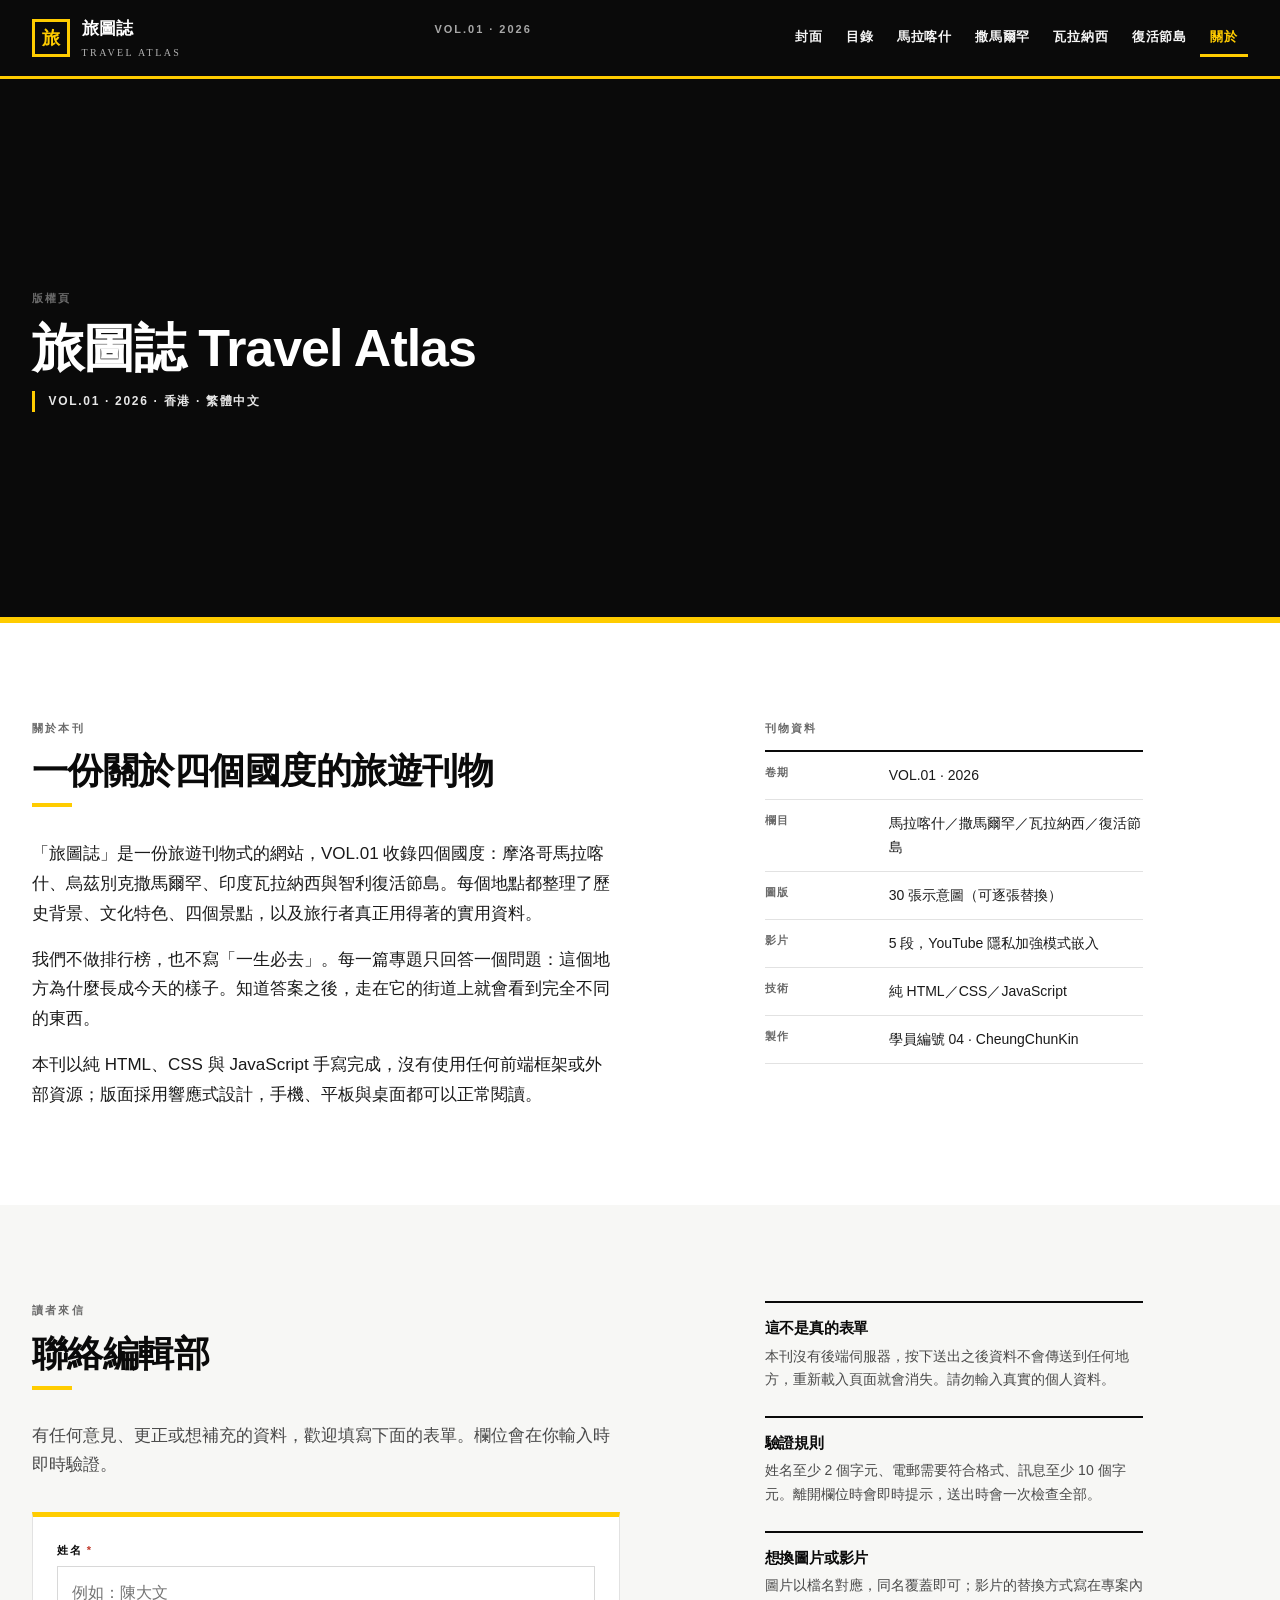
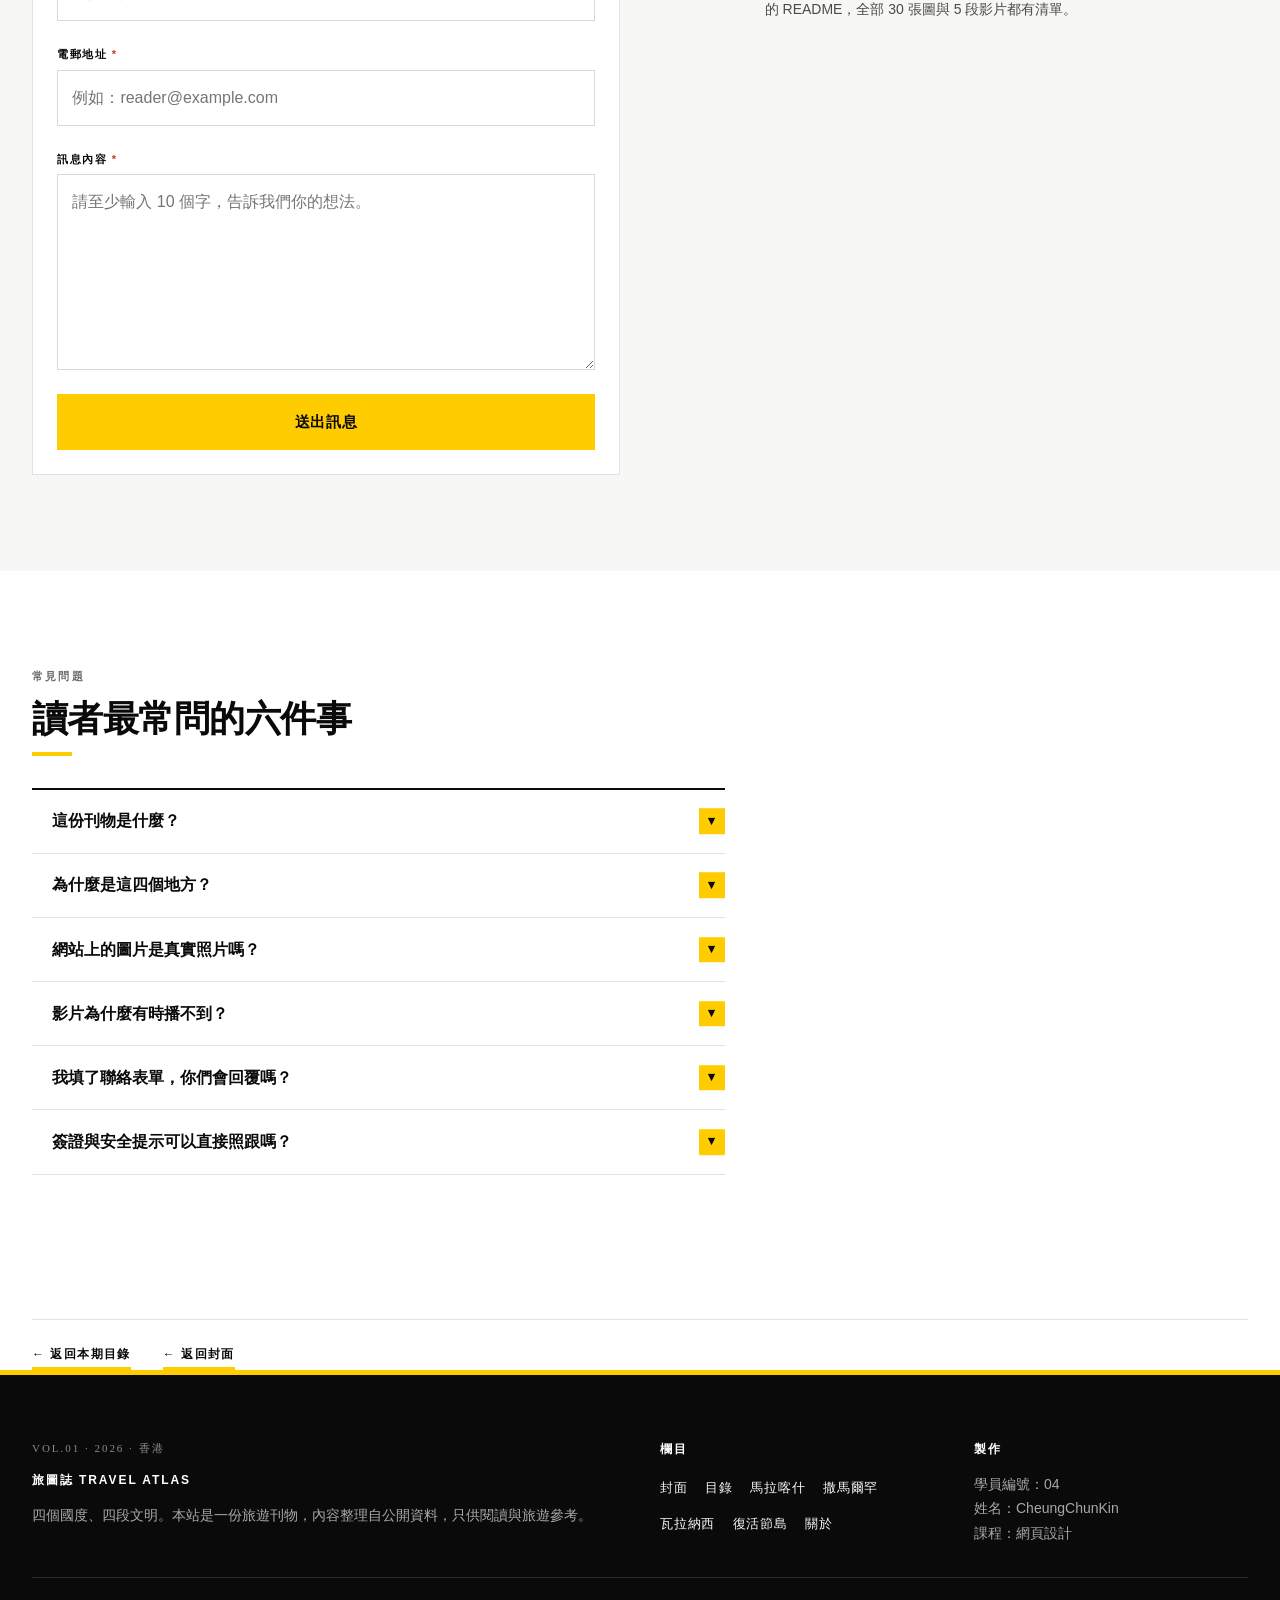
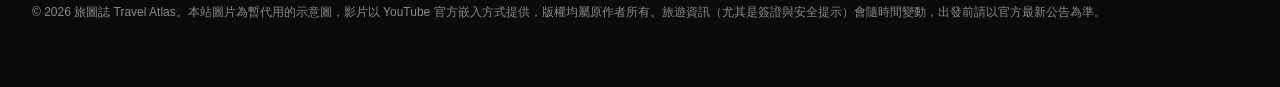
<file: about.html>
<!DOCTYPE html>
<html lang="zh-HK">
<head>
  <meta charset="UTF-8">
  <meta name="viewport" content="width=device-width, initial-scale=1">
  <meta name="theme-color" content="#0a0a0a">
  <meta name="description" content="旅圖誌版權頁：刊物資料、關於本刊、聯絡表單與常見問題。">
  <title>版權頁｜旅圖誌 Travel Atlas VOL.01</title>
  <link rel="icon" href="data:image/svg+xml,%3Csvg xmlns='http://www.w3.org/2000/svg' viewBox='0 0 32 32'%3E%3Crect width='32' height='32' fill='%230a0a0a'/%3E%3Crect x='5' y='5' width='22' height='22' fill='none' stroke='%23ffcc00' stroke-width='4'/%3E%3C/svg%3E">
  <meta property="og:title" content="版權頁｜旅圖誌 Travel Atlas VOL.01">
  <meta property="og:description" content="刊物資料、關於本刊、聯絡表單與常見問題。">
  <meta property="og:type" content="website">
  <meta property="og:image" content="images/index-cover.jpg">
  <link rel="stylesheet" href="css/style.css">
  <script src="js/script.js" defer></script>
</head>
<body>

  <a class="skip-link" href="#main">跳至主要內容</a>

  <header class="site-header">
    <div class="container header-inner">
      <a class="logo" href="index.html">
        <span class="logo-mark" aria-hidden="true">旅</span>
        <span class="logo-text">旅圖誌<span class="logo-sub">TRAVEL ATLAS</span></span>
      </a>

      <p class="issue">VOL.01 · 2026</p>

      <button class="nav-toggle" type="button" aria-controls="primary-nav" aria-expanded="false" aria-label="開啟或收起主導覽列">
        <span class="nav-toggle-bar" aria-hidden="true"></span>
        <span class="nav-toggle-bar" aria-hidden="true"></span>
        <span class="nav-toggle-bar" aria-hidden="true"></span>
      </button>

      <nav class="site-nav" id="primary-nav" aria-label="主導覽列">
        <ul class="nav-list">
          <li><a class="nav-link" href="index.html">封面</a></li>
          <li><a class="nav-link" href="destinations.html">目錄</a></li>
          <li><a class="nav-link" href="marrakesh.html">馬拉喀什</a></li>
          <li><a class="nav-link" href="samarkand.html">撒馬爾罕</a></li>
          <li><a class="nav-link" href="varanasi.html">瓦拉納西</a></li>
          <li><a class="nav-link" href="rapanui.html">復活節島</a></li>
          <li><a class="nav-link is-active" href="about.html" aria-current="page">關於</a></li>
        </ul>
      </nav>
    </div>
  </header>

  <main id="main" tabindex="-1">

    <!-- ===== 版權頁標題（黑底無圖） ===== -->
    <section class="hero hero--plain">
      <div class="container hero-inner">
        <p class="section-kicker">版權頁</p>
        <h1 class="hero-title">旅圖誌 Travel Atlas</h1>
        <p class="hero-meta">VOL.01 · 2026 · 香港 · 繁體中文</p>
      </div>
    </section>

    <!-- ===== 關於本刊與刊物資料 ===== -->
    <section class="section">
      <div class="container">
        <div class="colophon-grid">

          <div class="colophon-main">
            <p class="section-kicker">關於本刊</p>
            <h2 class="section-title">一份關於四個國度的旅遊刊物</h2>
            <div class="prose">
              <p>「旅圖誌」是一份旅遊刊物式的網站，VOL.01 收錄四個國度：摩洛哥馬拉喀什、烏茲別克撒馬爾罕、印度瓦拉納西與智利復活節島。每個地點都整理了歷史背景、文化特色、四個景點，以及旅行者真正用得著的實用資料。</p>
              <p>我們不做排行榜，也不寫「一生必去」。每一篇專題只回答一個問題：這個地方為什麼長成今天的樣子。知道答案之後，走在它的街道上就會看到完全不同的東西。</p>
              <p>本刊以純 HTML、CSS 與 JavaScript 手寫完成，沒有使用任何前端框架或外部資源；版面採用響應式設計，手機、平板與桌面都可以正常閱讀。</p>
            </div>
          </div>

          <div class="colophon-data">
            <p class="section-kicker">刊物資料</p>
            <dl class="colophon-list">
              <div class="colophon-item">
                <dt>卷期</dt>
                <dd>VOL.01 · 2026</dd>
              </div>
              <div class="colophon-item">
                <dt>欄目</dt>
                <dd>馬拉喀什／撒馬爾罕／瓦拉納西／復活節島</dd>
              </div>
              <div class="colophon-item">
                <dt>圖版</dt>
                <dd>30 張示意圖（可逐張替換）</dd>
              </div>
              <div class="colophon-item">
                <dt>影片</dt>
                <dd>5 段，YouTube 隱私加強模式嵌入</dd>
              </div>
              <div class="colophon-item">
                <dt>技術</dt>
                <dd>純 HTML／CSS／JavaScript</dd>
              </div>
              <div class="colophon-item">
                <dt>製作</dt>
                <dd>學員編號 04 · CheungChunKin</dd>
              </div>
            </dl>
          </div>

        </div>
      </div>
    </section>

    <!-- ===== 聯絡表單 ===== -->
    <section class="section section--alt">
      <div class="container">
        <div class="form-grid">

          <div class="form-main">
            <p class="section-kicker">讀者來信</p>
            <h2 class="section-title">聯絡編輯部</h2>
            <p class="section-lead">有任何意見、更正或想補充的資料，歡迎填寫下面的表單。欄位會在你輸入時即時驗證。</p>

            <!-- novalidate：交由 JavaScript 做驗證，以便顯示自訂的中文錯誤訊息 -->
            <form class="contact-form" id="contact-form" novalidate>
              <div class="form-field">
                <label class="form-label" for="contact-name">姓名 <span class="form-required" aria-hidden="true">*</span></label>
                <input class="form-input" id="contact-name" name="name" type="text" autocomplete="name" aria-invalid="false" aria-describedby="contact-name-error" placeholder="例如：陳大文">
                <p class="field-error" id="contact-name-error" hidden></p>
              </div>

              <div class="form-field">
                <label class="form-label" for="contact-email">電郵地址 <span class="form-required" aria-hidden="true">*</span></label>
                <input class="form-input" id="contact-email" name="email" type="email" autocomplete="email" aria-invalid="false" aria-describedby="contact-email-error" placeholder="例如：reader@example.com">
                <p class="field-error" id="contact-email-error" hidden></p>
              </div>

              <div class="form-field">
                <label class="form-label" for="contact-message">訊息內容 <span class="form-required" aria-hidden="true">*</span></label>
                <textarea class="form-textarea" id="contact-message" name="message" rows="6" aria-invalid="false" aria-describedby="contact-message-error" placeholder="請至少輸入 10 個字，告訴我們你的想法。"></textarea>
                <p class="field-error" id="contact-message-error" hidden></p>
              </div>

              <p class="form-status" id="form-status" role="status" aria-live="polite" hidden></p>

              <button class="btn btn--primary" type="submit">送出訊息</button>
            </form>
          </div>

          <aside class="form-aside">
            <div class="form-aside-item">
              <h3>這不是真的表單</h3>
              <p>本刊沒有後端伺服器，按下送出之後資料不會傳送到任何地方，重新載入頁面就會消失。請勿輸入真實的個人資料。</p>
            </div>
            <div class="form-aside-item">
              <h3>驗證規則</h3>
              <p>姓名至少 2 個字元、電郵需要符合格式、訊息至少 10 個字元。離開欄位時會即時提示，送出時會一次檢查全部。</p>
            </div>
            <div class="form-aside-item">
              <h3>想換圖片或影片</h3>
              <p>圖片以檔名對應，同名覆蓋即可；影片的替換方式寫在專案內的 README，全部 30 張圖與 5 段影片都有清單。</p>
            </div>
          </aside>

        </div>
      </div>
    </section>

    <!-- ===== 常見問題 ===== -->
    <section class="section">
      <div class="container">
        <div class="faq-grid">
          <div class="faq-main">
            <p class="section-kicker">常見問題</p>
            <h2 class="section-title">讀者最常問的六件事</h2>

            <div class="faq-list">

              <details class="faq-item">
                <summary>這份刊物是什麼？</summary>
                <div class="faq-answer">
                  <p>旅圖誌是一份旅遊刊物式的網站，VOL.01 收錄四個國度：摩洛哥馬拉喀什、烏茲別克撒馬爾罕、印度瓦拉納西與智利復活節島，每個地點一篇專題。</p>
                </div>
              </details>

              <details class="faq-item">
                <summary>為什麼是這四個地方？</summary>
                <div class="faq-answer">
                  <p>它們覆蓋四個完全不同的文明圈，而且都讓人們在同一塊土地上住了很久。四種材料——紅土、瓷磚、石階與火山岩——記錄的是同一件事：人如何決定要留下來。</p>
                </div>
              </details>

              <details class="faq-item">
                <summary>網站上的圖片是真實照片嗎？</summary>
                <div class="faq-answer">
                  <p>目前是程式產生的佔位圖，每張都印有檔名，方便逐張替換。命名規則、建議尺寸與每張圖的用途，都列在專案內的 README。</p>
                </div>
              </details>

              <details class="faq-item">
                <summary>影片為什麼有時播不到？</summary>
                <div class="faq-answer">
                  <p>直接用雙擊開啟檔案時，YouTube 有可能拒絕播放嵌入的影片。改用本機伺服器開啟就會正常；每段影片下方也有一行提示說明。詳情見 README。</p>
                </div>
              </details>

              <details class="faq-item">
                <summary>我填了聯絡表單，你們會回覆嗎？</summary>
                <div class="faq-answer">
                  <p>不會。表單只用來示範前端驗證，按下送出後資料不會傳送到任何地方，重新載入頁面就會消失。請勿在表單中輸入任何真實的個人資料。</p>
                </div>
              </details>

              <details class="faq-item">
                <summary>簽證與安全提示可以直接照跟嗎？</summary>
                <div class="faq-answer">
                  <p>不建議。各國的簽證政策、入境要求與安全狀況會隨時變動，出發前請務必查閱目的地官方領事館或入境部門的最新公告。</p>
                </div>
              </details>

            </div>
          </div>
        </div>
      </div>
    </section>

    <div class="container">
      <nav class="page-nav" aria-label="頁面導覽">
        <a href="destinations.html">&larr; 返回本期目錄</a>
        <a href="index.html">&larr; 返回封面</a>
      </nav>
    </div>

  </main>

  <footer class="site-footer">
    <div class="container footer-inner">
      <div class="footer-col-brand">
        <p class="footer-issue">VOL.01 · 2026 · 香港</p>
        <p class="footer-brand">旅圖誌 Travel Atlas</p>
        <p class="footer-text">四個國度、四段文明。本站是一份旅遊刊物，內容整理自公開資料，只供閱讀與旅遊參考。</p>
      </div>
      <div class="footer-col-nav">
        <p class="footer-brand">欄目</p>
        <ul class="footer-nav">
          <li><a href="index.html">封面</a></li>
          <li><a href="destinations.html">目錄</a></li>
          <li><a href="marrakesh.html">馬拉喀什</a></li>
          <li><a href="samarkand.html">撒馬爾罕</a></li>
          <li><a href="varanasi.html">瓦拉納西</a></li>
          <li><a href="rapanui.html">復活節島</a></li>
          <li><a href="about.html">關於</a></li>
        </ul>
      </div>
      <div class="footer-col-credit">
        <p class="footer-brand">製作</p>
        <p class="footer-text">學員編號：04<br>姓名：CheungChunKin<br>課程：網頁設計</p>
      </div>
      <p class="footer-disclaimer">&copy; 2026 旅圖誌 Travel Atlas。本站圖片為暫代用的示意圖，影片以 YouTube 官方嵌入方式提供，版權均屬原作者所有。旅遊資訊（尤其是簽證與安全提示）會隨時間變動，出發前請以官方最新公告為準。</p>
    </div>
  </footer>

  <button class="back-to-top" id="back-to-top" type="button" hidden>
    <span aria-hidden="true">&uarr;</span>
    <span class="visually-hidden">返回頁面頂部</span>
  </button>

</body>
</html>
</file>
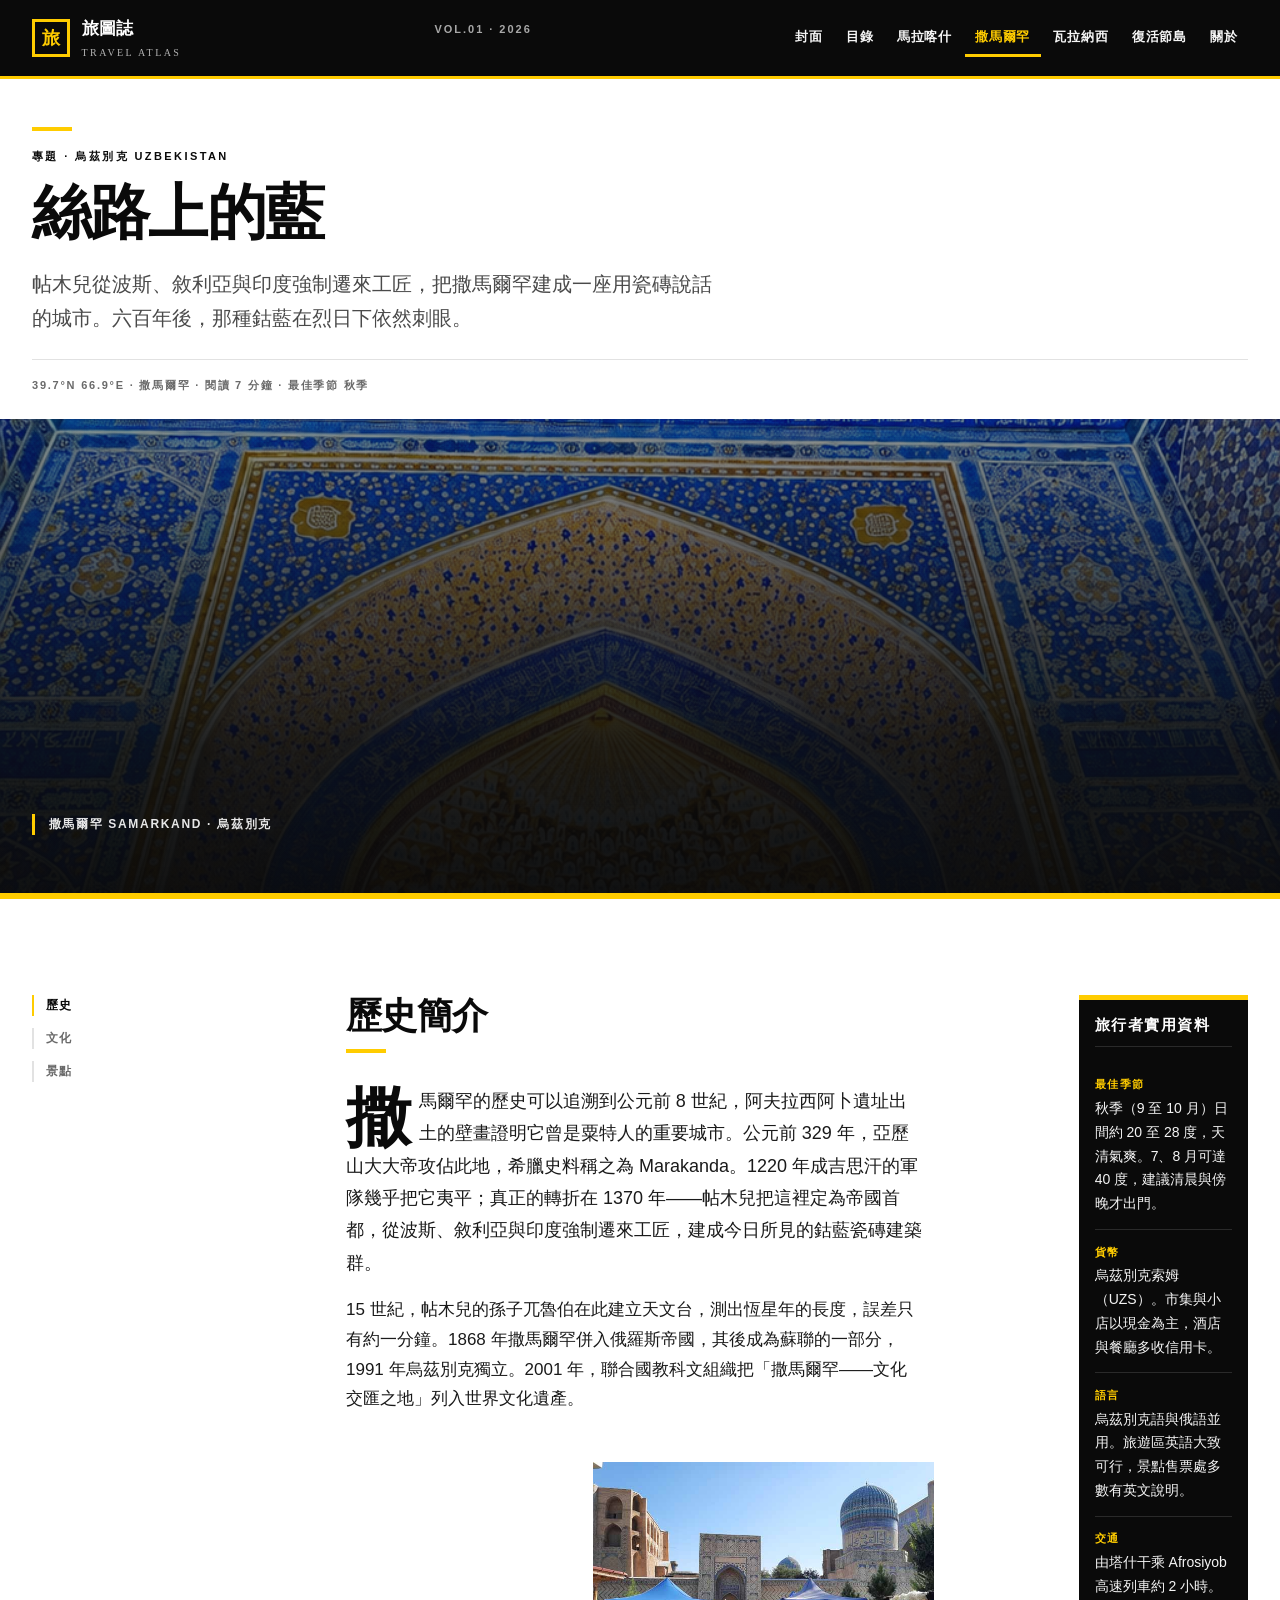
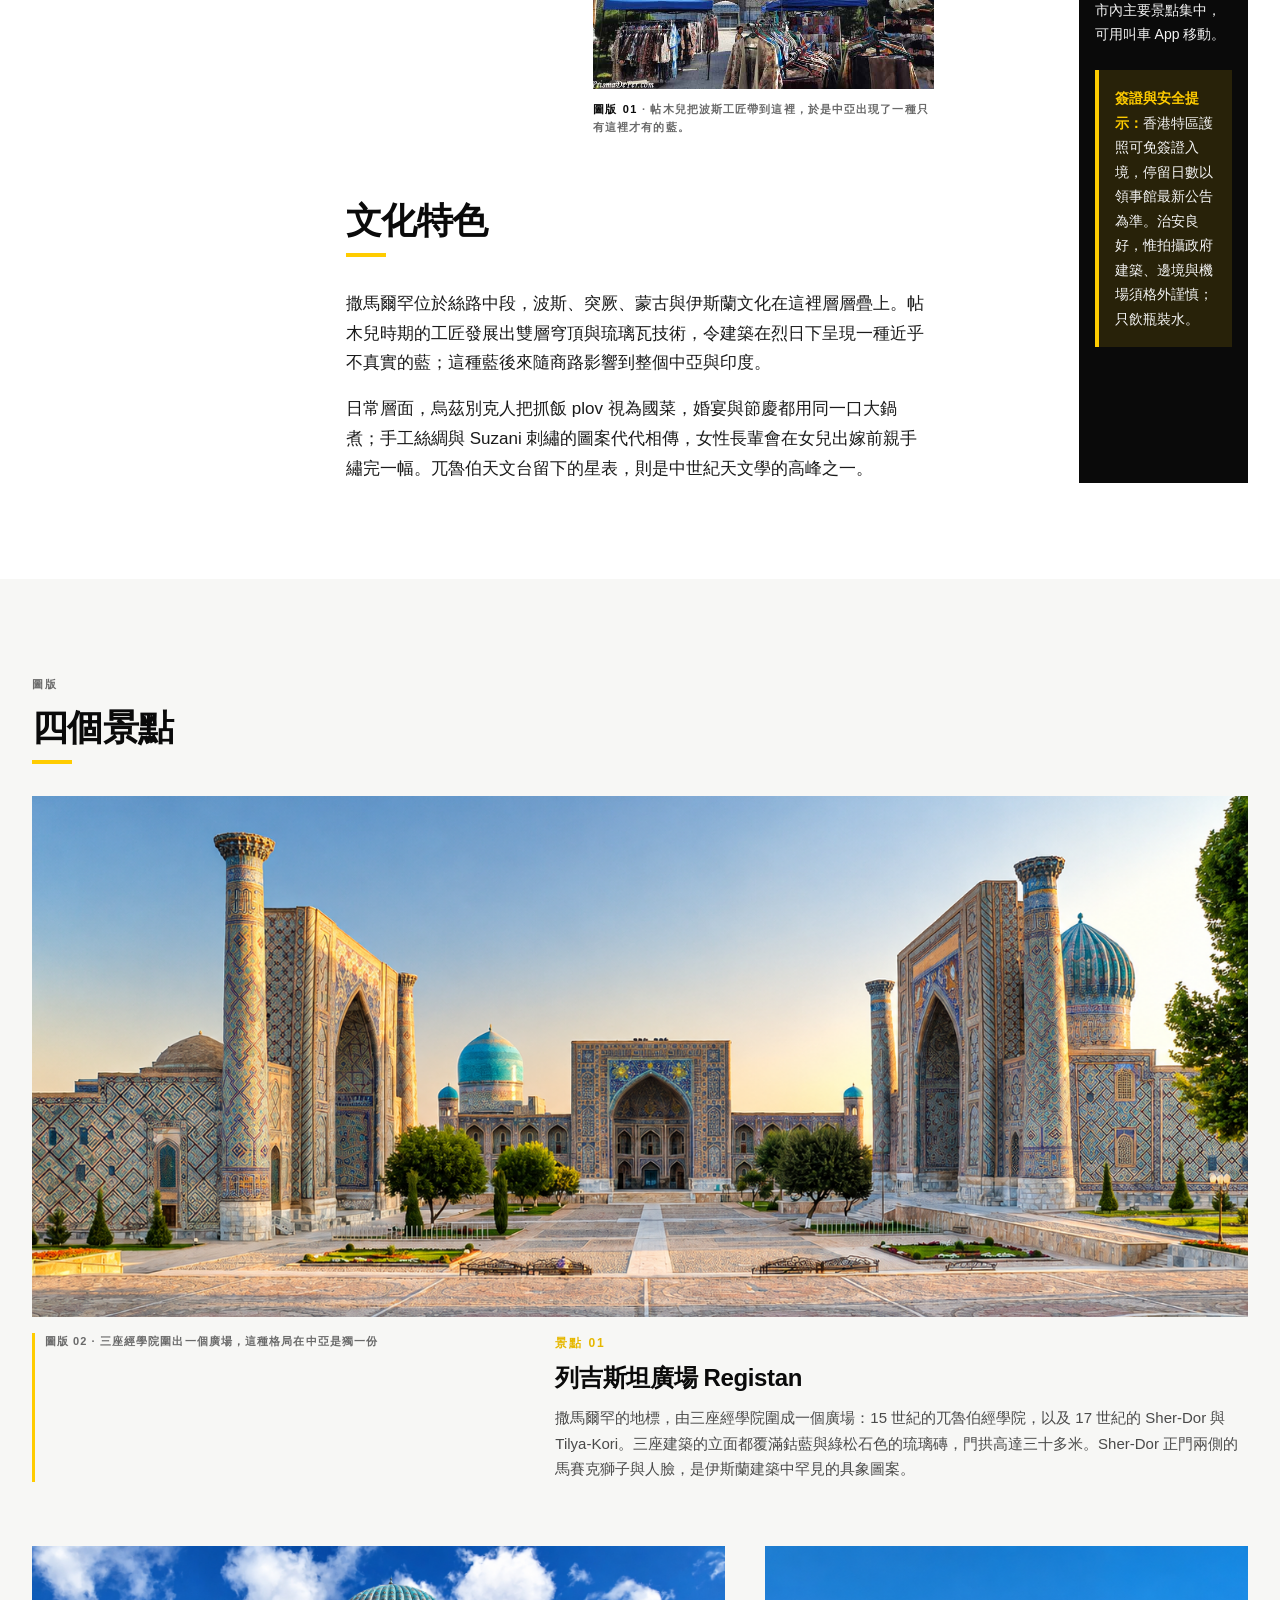
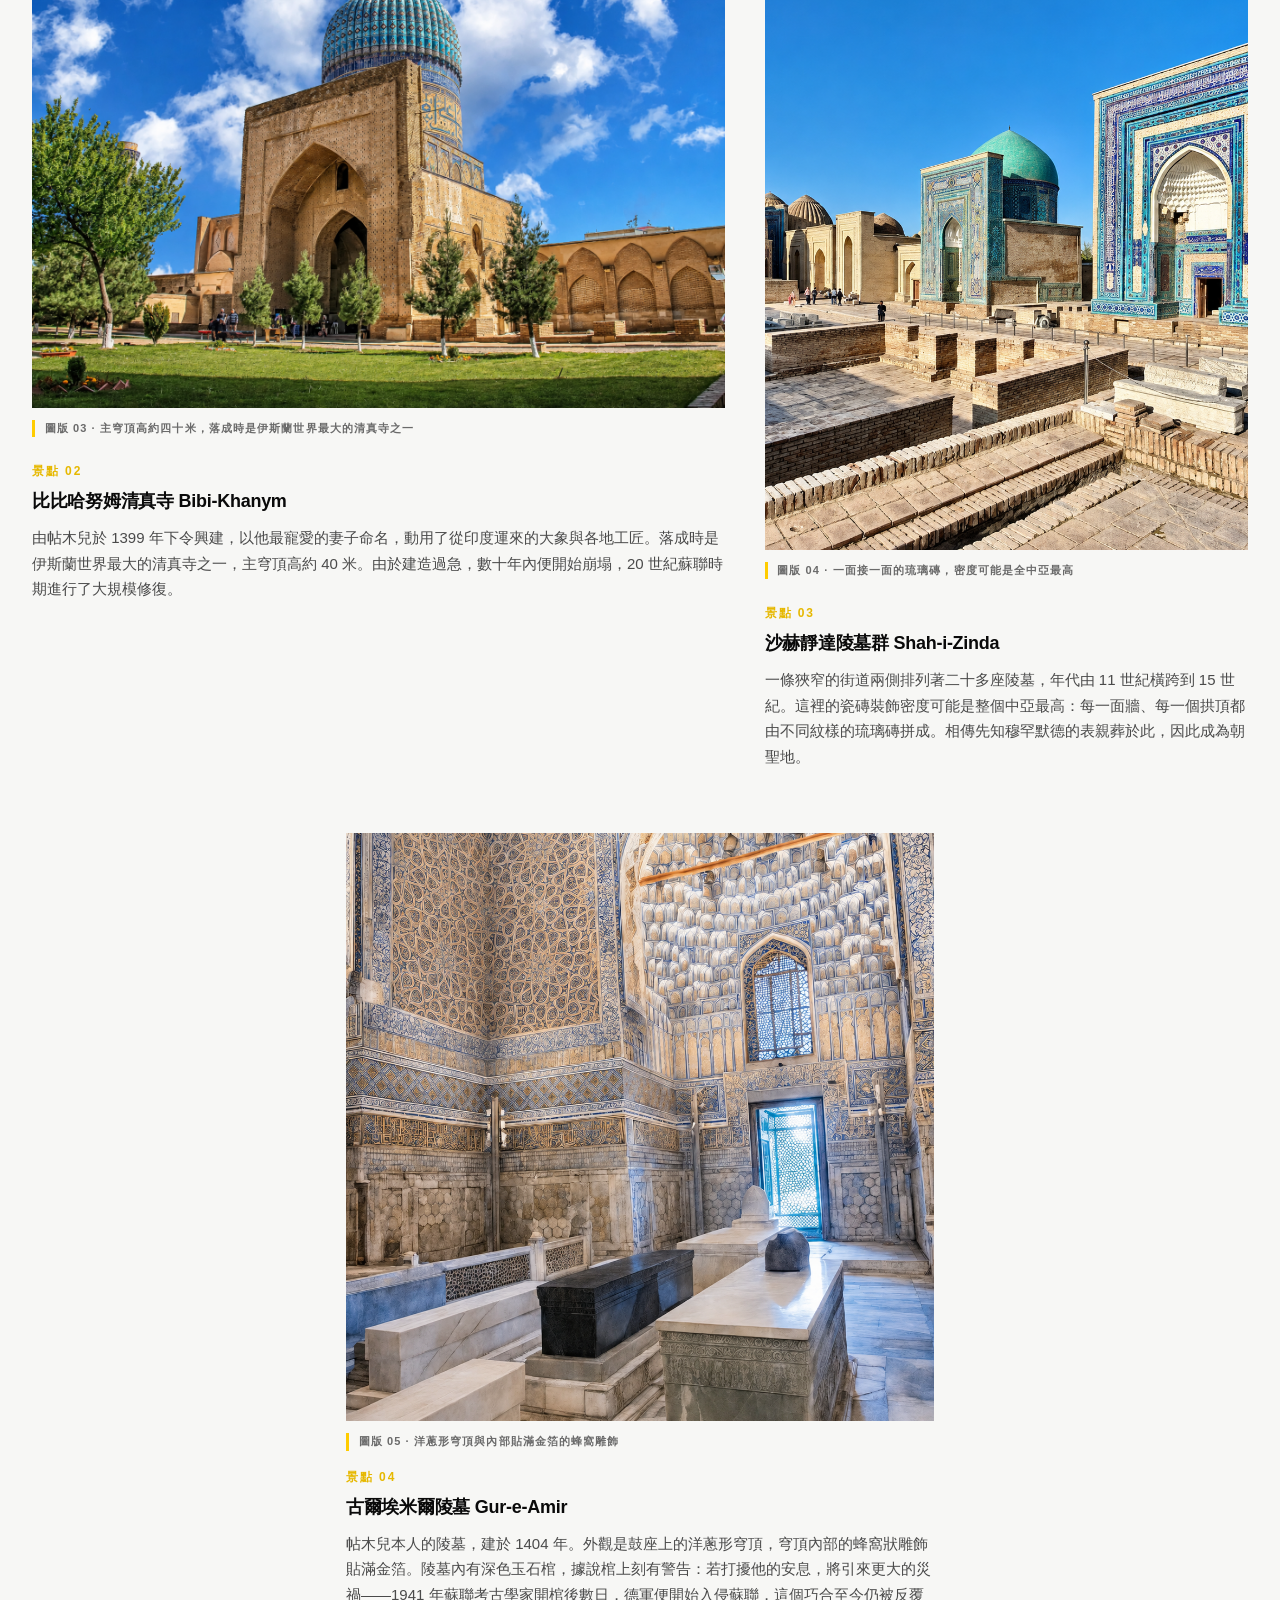
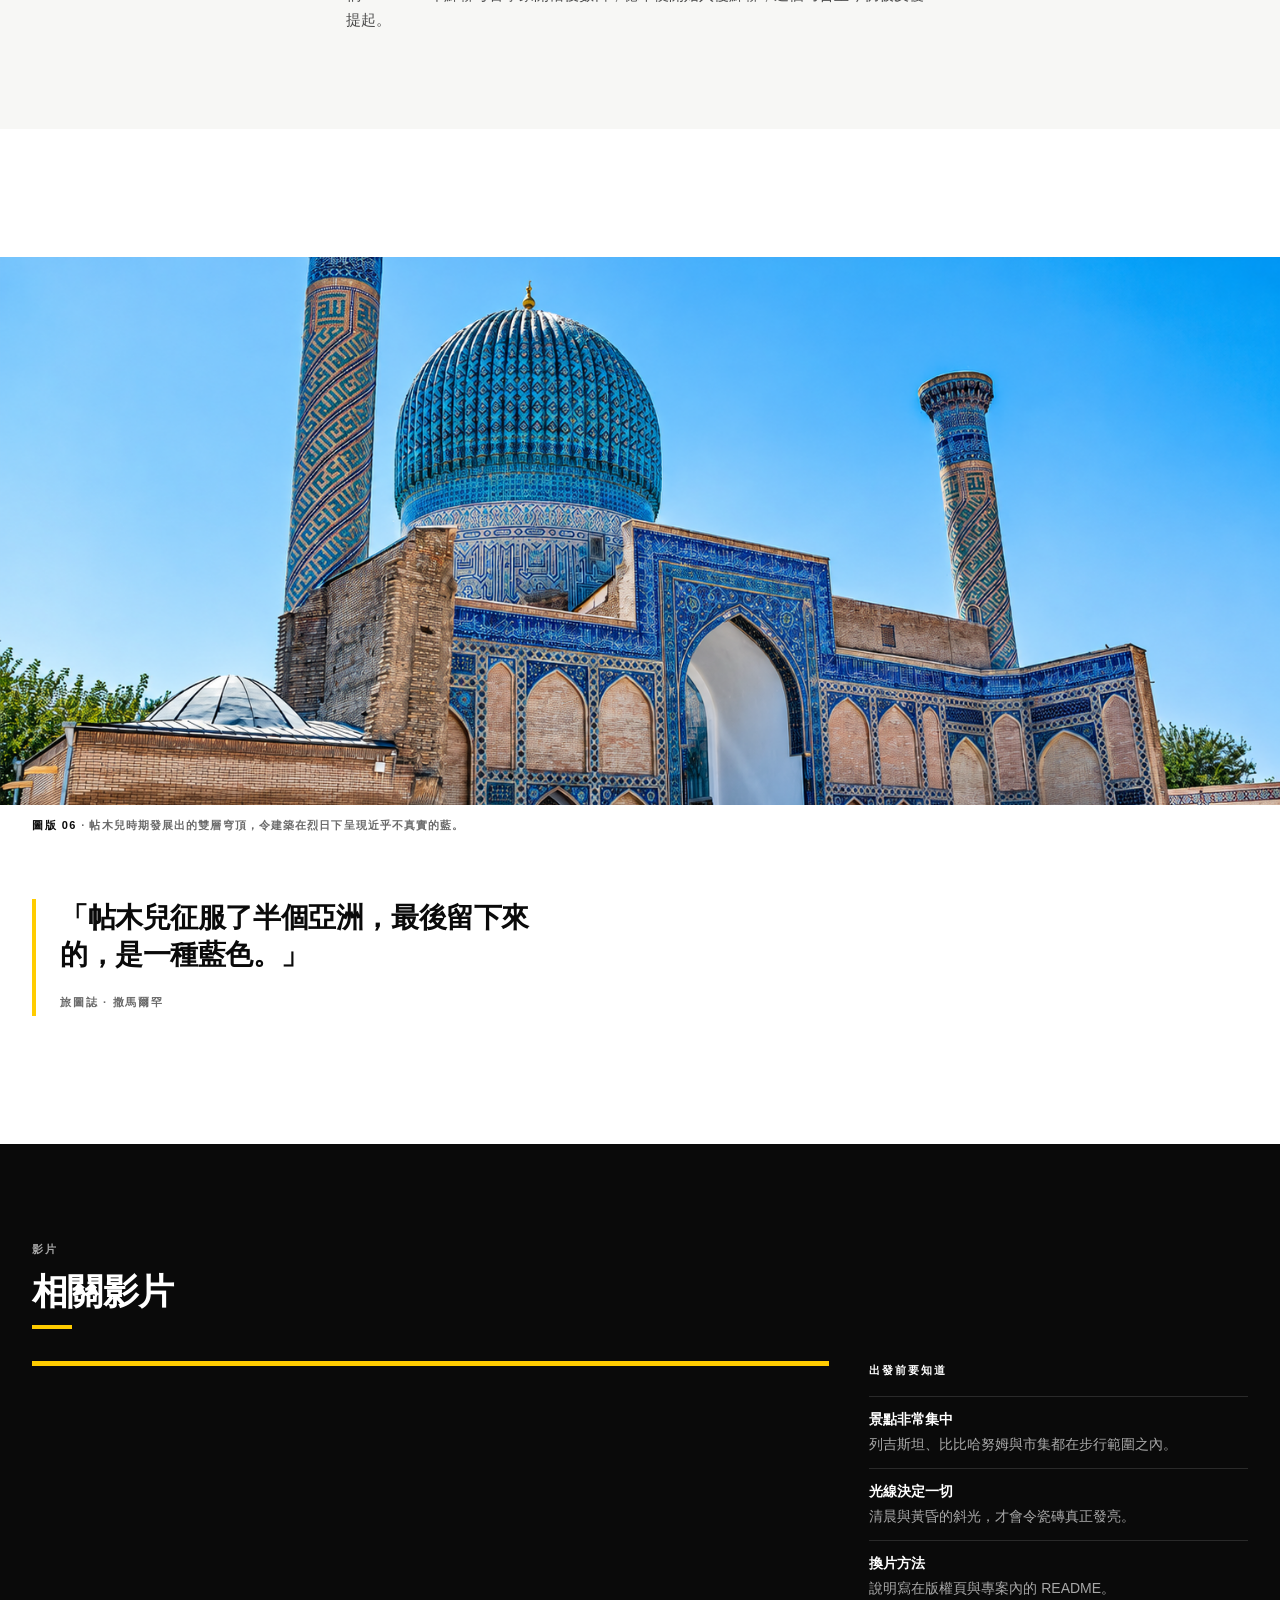
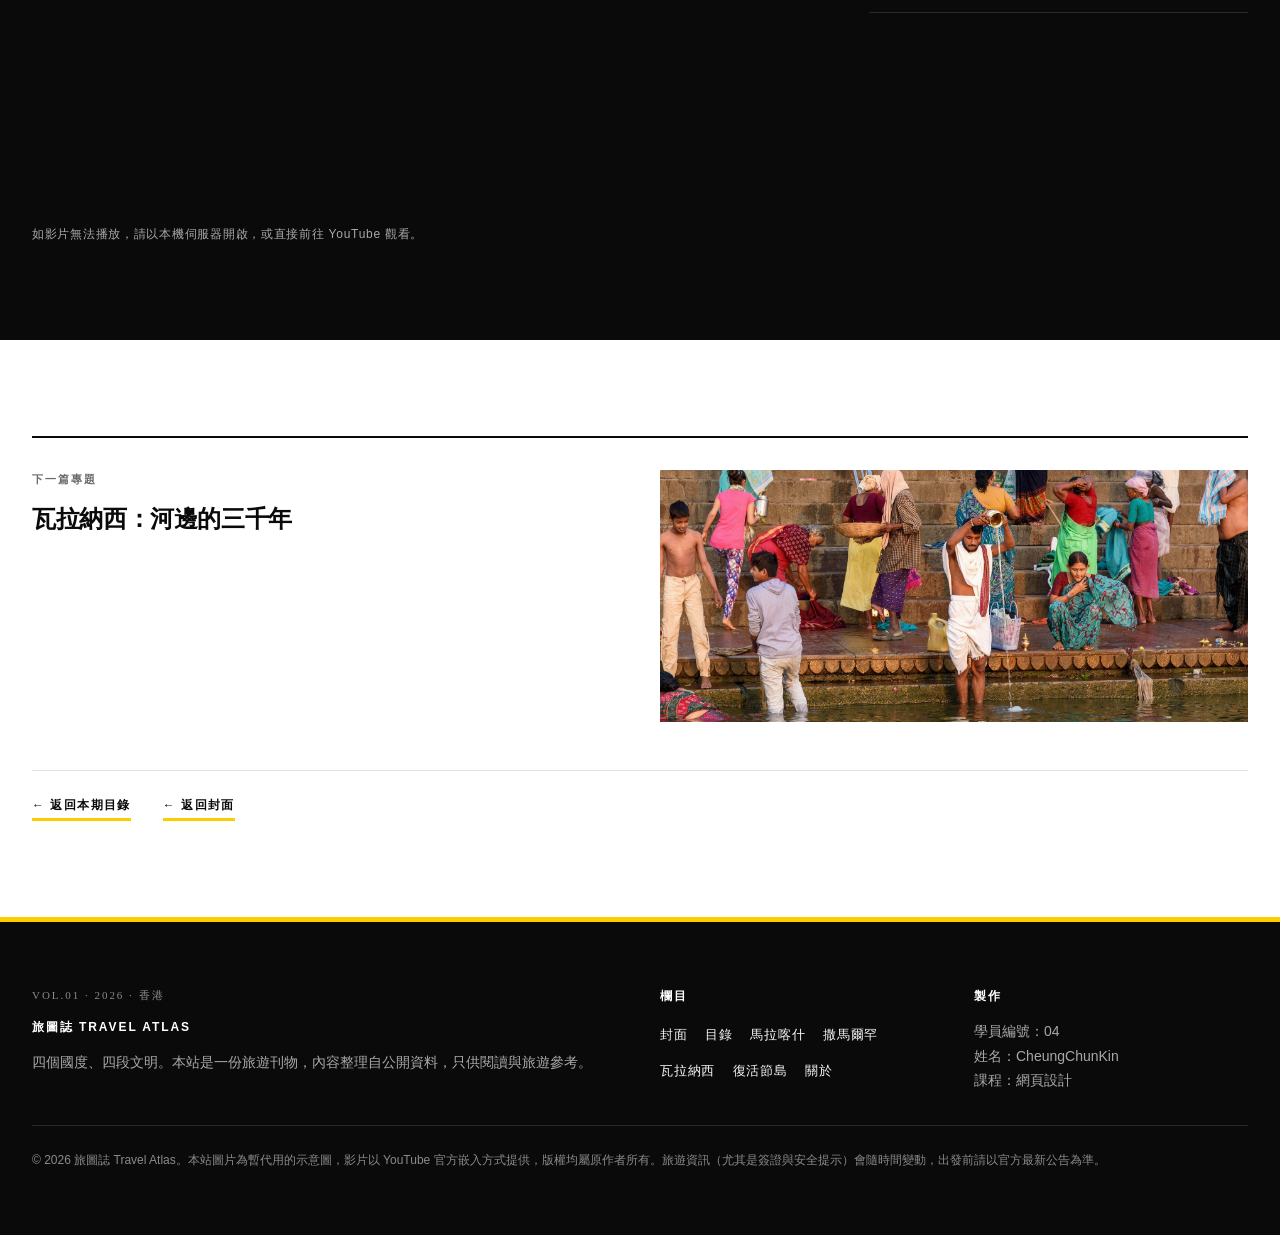
<file: samarkand.html>
<!DOCTYPE html>
<html lang="zh-HK">
<head>
  <meta charset="UTF-8">
  <meta name="viewport" content="width=device-width, initial-scale=1">
  <meta name="theme-color" content="#0a0a0a">
  <meta name="description" content="撒馬爾罕專題：絲路之心、帖木兒帝國的鈷藍瓷磚、列吉斯坦廣場與沙赫靜達陵墓群，以及最佳季節、貨幣、交通與簽證提示。">
  <title>撒馬爾罕：絲路上的藍｜旅圖誌 VOL.01</title>
  <link rel="icon" href="data:image/svg+xml,%3Csvg xmlns='http://www.w3.org/2000/svg' viewBox='0 0 32 32'%3E%3Crect width='32' height='32' fill='%230a0a0a'/%3E%3Crect x='5' y='5' width='22' height='22' fill='none' stroke='%23ffcc00' stroke-width='4'/%3E%3C/svg%3E">
  <meta property="og:title" content="撒馬爾罕：絲路上的藍">
  <meta property="og:description" content="帖木兒帝國的鈷藍瓷磚與雙層穹頂，中亞最華麗的一組建築。">
  <meta property="og:type" content="article">
  <meta property="og:image" content="images/samarkand-hero.jpg">
  <link rel="stylesheet" href="css/style.css">
  <script src="js/script.js" defer></script>
</head>
<body>

  <a class="skip-link" href="#main">跳至主要內容</a>
  <div class="reading-progress" id="reading-progress" aria-hidden="true"></div>

  <header class="site-header">
    <div class="container header-inner">
      <a class="logo" href="index.html">
        <span class="logo-mark" aria-hidden="true">旅</span>
        <span class="logo-text">旅圖誌<span class="logo-sub">TRAVEL ATLAS</span></span>
      </a>

      <p class="issue">VOL.01 · 2026</p>

      <button class="nav-toggle" type="button" aria-controls="primary-nav" aria-expanded="false" aria-label="開啟或收起主導覽列">
        <span class="nav-toggle-bar" aria-hidden="true"></span>
        <span class="nav-toggle-bar" aria-hidden="true"></span>
        <span class="nav-toggle-bar" aria-hidden="true"></span>
      </button>

      <nav class="site-nav" id="primary-nav" aria-label="主導覽列">
        <ul class="nav-list">
          <li><a class="nav-link" href="index.html">封面</a></li>
          <li><a class="nav-link" href="destinations.html">目錄</a></li>
          <li><a class="nav-link" href="marrakesh.html">馬拉喀什</a></li>
          <li><a class="nav-link is-active" href="samarkand.html" aria-current="page">撒馬爾罕</a></li>
          <li><a class="nav-link" href="varanasi.html">瓦拉納西</a></li>
          <li><a class="nav-link" href="rapanui.html">復活節島</a></li>
          <li><a class="nav-link" href="about.html">關於</a></li>
        </ul>
      </nav>
    </div>
  </header>

  <main id="main" tabindex="-1">

    <section class="article-head">
      <div class="container">
        <p class="article-kicker">專題 · 烏茲別克 UZBEKISTAN</p>
        <h1 class="article-title">絲路上的藍</h1>
        <p class="article-standfirst">帖木兒從波斯、敘利亞與印度強制遷來工匠，把撒馬爾罕建成一座用瓷磚說話的城市。六百年後，那種鈷藍在烈日下依然刺眼。</p>
        <p class="article-dateline">39.7°N 66.9°E · 撒馬爾罕 · 閱讀 7 分鐘 · 最佳季節 秋季</p>
      </div>
    </section>

    <section class="hero hero--page">
      <img class="hero-media" src="images/samarkand-hero.jpg" alt="撒馬爾罕列吉斯坦廣場三座經學院的鈷藍瓷磚立面" width="1600" height="900">
      <div class="container hero-inner">
        <p class="hero-meta">撒馬爾罕 Samarkand · 烏茲別克</p>
      </div>
    </section>

    <section class="section">
      <div class="container">
        <div class="article-grid">

          <nav class="chapter-rail" aria-label="章節導覽">
            <ol class="chapter-list">
              <li><a class="chapter-mark" href="#history">歷史</a></li>
              <li><a class="chapter-mark" href="#culture">文化</a></li>
              <li><a class="chapter-mark" href="#plates">景點</a></li>
            </ol>
          </nav>

          <div class="article-body">
            <h2 class="section-title" id="history">歷史簡介</h2>
            <div class="prose prose--lede">
              <p>撒馬爾罕的歷史可以追溯到公元前 8 世紀，阿夫拉西阿卜遺址出土的壁畫證明它曾是粟特人的重要城市。公元前 329 年，亞歷山大大帝攻佔此地，希臘史料稱之為 Marakanda。1220 年成吉思汗的軍隊幾乎把它夷平；真正的轉折在 1370 年——帖木兒把這裡定為帝國首都，從波斯、敘利亞與印度強制遷來工匠，建成今日所見的鈷藍瓷磚建築群。</p>
              <p>15 世紀，帖木兒的孫子兀魯伯在此建立天文台，測出恆星年的長度，誤差只有約一分鐘。1868 年撒馬爾罕併入俄羅斯帝國，其後成為蘇聯的一部分，1991 年烏茲別克獨立。2001 年，聯合國教科文組織把「撒馬爾罕——文化交匯之地」列入世界文化遺產。</p>
            </div>

            <figure class="figure figure--half">
              <img class="figure-img" src="images/samarkand-scene-1.jpg" alt="撒馬爾罕街頭望向藍色穹頂與宣禮塔的景色" width="800" height="600">
              <figcaption class="figcaption"><strong>圖版 01</strong> · 帖木兒把波斯工匠帶到這裡，於是中亞出現了一種只有這裡才有的藍。</figcaption>
            </figure>

            <h2 class="section-title" id="culture">文化特色</h2>
            <div class="prose">
              <p>撒馬爾罕位於絲路中段，波斯、突厥、蒙古與伊斯蘭文化在這裡層層疊上。帖木兒時期的工匠發展出雙層穹頂與琉璃瓦技術，令建築在烈日下呈現一種近乎不真實的藍；這種藍後來隨商路影響到整個中亞與印度。</p>
              <p>日常層面，烏茲別克人把抓飯 plov 視為國菜，婚宴與節慶都用同一口大鍋煮；手工絲綢與 Suzani 刺繡的圖案代代相傳，女性長輩會在女兒出嫁前親手繡完一幅。兀魯伯天文台留下的星表，則是中世紀天文學的高峰之一。</p>
            </div>
          </div>

          <aside class="info-panel" id="practical" aria-labelledby="practical-title">
            <h2 class="panel-title" id="practical-title">旅行者實用資料</h2>
            <dl class="info-list">
              <div class="info-item">
                <dt class="info-term">最佳季節</dt>
                <dd class="info-desc">秋季（9 至 10 月）日間約 20 至 28 度，天清氣爽。7、8 月可達 40 度，建議清晨與傍晚才出門。</dd>
              </div>
              <div class="info-item">
                <dt class="info-term">貨幣</dt>
                <dd class="info-desc">烏茲別克索姆（UZS）。市集與小店以現金為主，酒店與餐廳多收信用卡。</dd>
              </div>
              <div class="info-item">
                <dt class="info-term">語言</dt>
                <dd class="info-desc">烏茲別克語與俄語並用。旅遊區英語大致可行，景點售票處多數有英文說明。</dd>
              </div>
              <div class="info-item">
                <dt class="info-term">交通</dt>
                <dd class="info-desc">由塔什干乘 Afrosiyob 高速列車約 2 小時。市內主要景點集中，可用叫車 App 移動。</dd>
              </div>
            </dl>
            <div class="notice">
              <p><strong>簽證與安全提示：</strong>香港特區護照可免簽證入境，停留日數以領事館最新公告為準。治安良好，惟拍攝政府建築、邊境與機場須格外謹慎；只飲瓶裝水。</p>
            </div>
          </aside>

        </div>
      </div>
    </section>

    <section class="section section--alt">
      <div class="container">
        <p class="section-kicker">圖版</p>
        <h2 class="section-title" id="plates">四個景點</h2>

        <div class="spot-grid">

          <article class="spot spot--full">
            <div class="spot-media">
              <button class="lightbox-trigger" type="button" data-lightbox-src="images/samarkand-spot-1.jpg" data-lightbox-caption="列吉斯坦廣場三座經學院的藍色瓷磚立面">
                <img class="spot-img" src="images/samarkand-spot-1.jpg" alt="列吉斯坦廣場三座經學院圍成的廣場與藍色瓷磚門拱" width="800" height="600">
              </button>
            </div>
            <p class="spot-caption">圖版 02 · 三座經學院圍出一個廣場，這種格局在中亞是獨一份</p>
            <div class="spot-body">
              <span class="spot-index">景點 01</span>
              <h3 class="spot-title">列吉斯坦廣場 Registan</h3>
              <p>撒馬爾罕的地標，由三座經學院圍成一個廣場：15 世紀的兀魯伯經學院，以及 17 世紀的 Sher-Dor 與 Tilya-Kori。三座建築的立面都覆滿鈷藍與綠松石色的琉璃磚，門拱高達三十多米。Sher-Dor 正門兩側的馬賽克獅子與人臉，是伊斯蘭建築中罕見的具象圖案。</p>
            </div>
          </article>

          <article class="spot spot--wide">
            <div class="spot-media">
              <button class="lightbox-trigger" type="button" data-lightbox-src="images/samarkand-spot-2.jpg" data-lightbox-caption="比比哈努姆清真寺的巨大拱門與穹頂">
                <img class="spot-img" src="images/samarkand-spot-2.jpg" alt="比比哈努姆清真寺的巨大拱門、主穹頂與廣場" width="800" height="600">
              </button>
            </div>
            <p class="spot-caption">圖版 03 · 主穹頂高約四十米，落成時是伊斯蘭世界最大的清真寺之一</p>
            <div class="spot-body">
              <span class="spot-index">景點 02</span>
              <h3 class="spot-title">比比哈努姆清真寺 Bibi-Khanym</h3>
              <p>由帖木兒於 1399 年下令興建，以他最寵愛的妻子命名，動用了從印度運來的大象與各地工匠。落成時是伊斯蘭世界最大的清真寺之一，主穹頂高約 40 米。由於建造過急，數十年內便開始崩塌，20 世紀蘇聯時期進行了大規模修復。</p>
            </div>
          </article>

          <article class="spot spot--tall">
            <div class="spot-media">
              <button class="lightbox-trigger" type="button" data-lightbox-src="images/samarkand-spot-3.jpg" data-lightbox-caption="沙赫靜達陵墓群精緻的藍色瓷磚裝飾">
                <img class="spot-img" src="images/samarkand-spot-3.jpg" alt="沙赫靜達陵墓群街道兩側的藍色瓷磚陵墓與拱頂" width="800" height="600">
              </button>
            </div>
            <p class="spot-caption">圖版 04 · 一面接一面的琉璃磚，密度可能是全中亞最高</p>
            <div class="spot-body">
              <span class="spot-index">景點 03</span>
              <h3 class="spot-title">沙赫靜達陵墓群 Shah-i-Zinda</h3>
              <p>一條狹窄的街道兩側排列著二十多座陵墓，年代由 11 世紀橫跨到 15 世紀。這裡的瓷磚裝飾密度可能是整個中亞最高：每一面牆、每一個拱頂都由不同紋樣的琉璃磚拼成。相傳先知穆罕默德的表親葬於此，因此成為朝聖地。</p>
            </div>
          </article>

          <article class="spot spot--square">
            <div class="spot-media">
              <button class="lightbox-trigger" type="button" data-lightbox-src="images/samarkand-spot-4.jpg" data-lightbox-caption="古爾埃米爾陵墓的洋蔥形穹頂">
                <img class="spot-img" src="images/samarkand-spot-4.jpg" alt="古爾埃米爾陵墓的鼓座與洋蔥形穹頂，表面滿佈藍色與金色裝飾" width="800" height="600">
              </button>
            </div>
            <p class="spot-caption">圖版 05 · 洋蔥形穹頂與內部貼滿金箔的蜂窩雕飾</p>
            <div class="spot-body">
              <span class="spot-index">景點 04</span>
              <h3 class="spot-title">古爾埃米爾陵墓 Gur-e-Amir</h3>
              <p>帖木兒本人的陵墓，建於 1404 年。外觀是鼓座上的洋蔥形穹頂，穹頂內部的蜂窩狀雕飾貼滿金箔。陵墓內有深色玉石棺，據說棺上刻有警告：若打擾他的安息，將引來更大的災禍——1941 年蘇聯考古學家開棺後數日，德軍便開始入侵蘇聯，這個巧合至今仍被反覆提起。</p>
            </div>
          </article>

        </div>
      </div>
    </section>

    <section class="section section--bleed">
      <figure class="figure figure--bleed">
        <img class="figure-img" src="images/samarkand-scene-2.jpg" alt="由高處俯瞰撒馬爾罕的藍色穹頂群與城市" width="1600" height="686">
        <figcaption class="figcaption"><strong>圖版 06</strong> · 帖木兒時期發展出的雙層穹頂，令建築在烈日下呈現近乎不真實的藍。</figcaption>
      </figure>
      <div class="container">
        <blockquote class="pullquote">
          <p>「帖木兒征服了半個亞洲，最後留下來的，是一種藍色。」</p>
          <cite>旅圖誌 · 撒馬爾罕</cite>
        </blockquote>
      </div>
    </section>

    <section class="section section--dark">
      <div class="container">
        <p class="section-kicker">影片</p>
        <h2 class="section-title">相關影片</h2>
        <div class="video-grid">
          <div class="video-embed">
            <iframe src="https://www.youtube-nocookie.com/embed/B9GavSzElXM" title="撒馬爾罕旅遊影片：十大必去景點" loading="lazy" allow="accelerometer; clipboard-write; encrypted-media; gyroscope; picture-in-picture; web-share" referrerpolicy="strict-origin-when-cross-origin" allowfullscreen></iframe>
          </div>
          <p class="video-note">如影片無法播放，請以本機伺服器開啟，或直接前往 YouTube 觀看。</p>
          <aside class="video-aside">
            <p class="video-aside-title">出發前要知道</p>
            <ul class="video-aside-list">
              <li><strong>景點非常集中</strong>列吉斯坦、比比哈努姆與市集都在步行範圍之內。</li>
              <li><strong>光線決定一切</strong>清晨與黃昏的斜光，才會令瓷磚真正發亮。</li>
              <li><strong>換片方法</strong>說明寫在版權頁與專案內的 README。</li>
            </ul>
          </aside>
        </div>
      </div>
    </section>

    <section class="section">
      <div class="container">
        <a class="next-story" href="varanasi.html">
          <p class="next-story-label">下一篇專題</p>
          <h2 class="next-story-title">瓦拉納西：河邊的三千年</h2>
          <img class="next-story-thumb" src="images/varanasi-scene-1.jpg" alt="瓦拉納西恆河河壇與階梯" width="1600" height="686">
        </a>

        <nav class="page-nav" aria-label="頁面導覽">
          <a href="destinations.html">&larr; 返回本期目錄</a>
          <a href="index.html">&larr; 返回封面</a>
        </nav>
      </div>
    </section>

  </main>

  <footer class="site-footer">
    <div class="container footer-inner">
      <div class="footer-col-brand">
        <p class="footer-issue">VOL.01 · 2026 · 香港</p>
        <p class="footer-brand">旅圖誌 Travel Atlas</p>
        <p class="footer-text">四個國度、四段文明。本站是一份旅遊刊物，內容整理自公開資料，只供閱讀與旅遊參考。</p>
      </div>
      <div class="footer-col-nav">
        <p class="footer-brand">欄目</p>
        <ul class="footer-nav">
          <li><a href="index.html">封面</a></li>
          <li><a href="destinations.html">目錄</a></li>
          <li><a href="marrakesh.html">馬拉喀什</a></li>
          <li><a href="samarkand.html">撒馬爾罕</a></li>
          <li><a href="varanasi.html">瓦拉納西</a></li>
          <li><a href="rapanui.html">復活節島</a></li>
          <li><a href="about.html">關於</a></li>
        </ul>
      </div>
      <div class="footer-col-credit">
        <p class="footer-brand">製作</p>
        <p class="footer-text">學員編號：04<br>姓名：CheungChunKin<br>課程：網頁設計</p>
      </div>
      <p class="footer-disclaimer">&copy; 2026 旅圖誌 Travel Atlas。本站圖片為暫代用的示意圖，影片以 YouTube 官方嵌入方式提供，版權均屬原作者所有。旅遊資訊（尤其是簽證與安全提示）會隨時間變動，出發前請以官方最新公告為準。</p>
    </div>
  </footer>

  <button class="back-to-top" id="back-to-top" type="button" hidden>
    <span aria-hidden="true">&uarr;</span>
    <span class="visually-hidden">返回頁面頂部</span>
  </button>

  <div class="lightbox" id="lightbox" hidden>
    <button class="lightbox-close" id="lightbox-close" type="button">
      <span aria-hidden="true">&times;</span>
      <span class="visually-hidden">關閉放大圖片</span>
    </button>
    <figure class="lightbox-figure">
      <img class="lightbox-img" id="lightbox-img" src="images/samarkand-spot-1.jpg" alt="列吉斯坦廣場三座經學院圍成的廣場與藍色瓷磚門拱" width="800" height="600">
      <p class="lightbox-counter" id="lightbox-counter">圖版 01 / 04</p>
      <div class="lightbox-nav">
        <button class="lightbox-nav-btn" id="lightbox-prev" type="button">&larr; 上一張</button>
        <button class="lightbox-nav-btn" id="lightbox-next" type="button">下一張 &rarr;</button>
      </div>
      <figcaption class="lightbox-caption" id="lightbox-caption">列吉斯坦廣場三座經學院的藍色瓷磚立面</figcaption>
    </figure>
  </div>

</body>
</html>
</file>
<file: css/style.css>
/* =========================================================
   旅圖誌 Travel Atlas — 主樣式表
   學員編號：04 / 姓名：CheungChunKin

   設計語言：刊物式編輯排版
   · 配色：品牌黃 #FFCC00 ／ 墨黑 #0A0A0A ／ 紙白
   · 黃色只用作底色、邊框、裝飾線，淺底上不可作文字
   · 網格：桌面 12 欄、平板 12 欄（窄版）、手機單欄
   · 圖片比例詞彙：21:9 跨頁、16:9 清單、3:2 標準、4:5 直幅、1:1 方圖
   寫法：mobile-first，斷點 768px 與 1024px。
   ========================================================= */

/* ---------------------------------------------------------
   1. 設計變數
   --------------------------------------------------------- */
:root {
  /* 品牌色 */
  --ng-yellow: #ffcc00;
  --ng-yellow-deep: #e6b800;
  --ng-yellow-wash: #fff8e1;

  /* 墨黑與紙白 */
  --ng-black: #0a0a0a;
  --ng-white: #ffffff;
  --ng-surface: #f7f7f5;
  --ng-surface-2: #fafaf8;

  /* 淺底文字 */
  --ng-ink: #1a1a1a;
  --ng-ink-soft: #4a4a4a;
  --ng-ink-mute: #6a6a6a;

  /* 深底文字 */
  --ng-on-dark: #f5f5f5;
  --ng-on-dark-soft: #a8a8a8;
  --ng-on-dark-mute: #8a8a8a;
  --ng-line-dark: #2a2a2a;

  /* 細線 */
  --ng-line: #e2e2e2;
  --ng-line-soft: #ededed;
  --ng-field-line: #d8d8d8;

  /* 狀態 */
  --ng-danger: #c0392b;
  --ng-danger-soft: #fdecea;
  --ng-danger-deep: #8c1d18;

  /* 字體棧 */
  --font-display: "Segoe UI", "Helvetica Neue", "Microsoft JhengHei",
    "PingFang TC", Arial, sans-serif;
  --font-body: "Microsoft JhengHei", "PingFang TC", "Noto Sans TC", "Segoe UI",
    Arial, sans-serif;
  --font-latin: Georgia, "Times New Roman", "Songti TC", serif;

  /* 間距（8px 基準） */
  --space-2: 0.5rem;
  --space-3: 0.75rem;
  --space-4: 1rem;
  --space-5: 1.5rem;
  --space-6: 2rem;
  --space-7: 3rem;
  --space-8: 4rem;
  --space-9: 6rem;
  --space-10: 8rem;

  /* 版心與欄距 */
  --container-max: 82rem;
  --gutter: 1.25rem;
  --grid-gap: 2rem;
  --prose-max: 34em;

  /* 圖片比例 */
  --ratio-bleed: 21 / 9;
  --ratio-wide: 16 / 9;
  --ratio-land: 3 / 2;
  --ratio-port: 4 / 5;
  --ratio-square: 1 / 1;
}

/* ---------------------------------------------------------
   2. 基本重設
   --------------------------------------------------------- */
*,
*::before,
*::after {
  box-sizing: border-box;
}

html {
  -webkit-text-size-adjust: 100%;
  scroll-behavior: smooth;
  /* 固定頁首的高度，供 anchor 捲動時預留空間 */
  scroll-padding-top: 5.5rem;
}

body {
  margin: 0;
  background-color: var(--ng-white);
  color: var(--ng-ink);
  font-family: var(--font-body);
  font-size: 1.0625rem;
  line-height: 1.75;
}

img {
  display: block;
  max-width: 100%;
  height: auto;
}

h1,
h2,
h3,
h4 {
  margin: 0 0 var(--space-3);
  color: var(--ng-black);
  font-family: var(--font-display);
  font-weight: 800;
  line-height: 1.15;
  letter-spacing: -0.015em;
}

p {
  margin: 0 0 var(--space-4);
}

ul,
ol {
  margin: 0 0 var(--space-4);
  padding-left: 1.35rem;
}

a {
  color: var(--ng-black);
  text-decoration-color: var(--ng-yellow);
  text-underline-offset: 3px;
}

/* 鍵盤聚焦：淺底黑框、深底黃框 */
:focus-visible {
  outline: 3px solid var(--ng-black);
  outline-offset: 2px;
}

.site-header :focus-visible,
.site-footer :focus-visible,
.hero :focus-visible,
.cover :focus-visible,
.lightbox :focus-visible,
.info-panel :focus-visible,
.section--dark :focus-visible,
.rail :focus-visible {
  outline-color: var(--ng-yellow);
}

.form-input:focus-visible,
.form-textarea:focus-visible,
.select:focus-visible {
  outline: none;
}

.visually-hidden {
  position: absolute;
  width: 1px;
  height: 1px;
  margin: -1px;
  padding: 0;
  overflow: hidden;
  clip: rect(0 0 0 0);
  white-space: nowrap;
  border: 0;
}

/* ---------------------------------------------------------
   3. 版心與區塊
   --------------------------------------------------------- */
.container {
  width: min(100% - var(--gutter) * 2, var(--container-max));
  margin-inline: auto;
}

.section {
  padding: var(--space-8) 0;
}

/* 跨頁留白：比一般區塊大，用來製造呼吸 */
.section--bleed {
  padding: var(--space-9) 0;
}

.section--alt {
  background-color: var(--ng-surface);
}

.section--dark {
  background-color: var(--ng-black);
  color: var(--ng-on-dark);
}

.section-title {
  margin: 0 0 var(--space-6);
  font-size: clamp(1.5rem, 3.4vw, 2.25rem);
}

.section-title::after {
  content: "";
  display: block;
  width: 2.5rem;
  height: 4px;
  margin-top: var(--space-3);
  background-color: var(--ng-yellow);
}

.section--dark .section-title {
  color: var(--ng-white);
}

/* 區塊標題旁的小標（欄目名） */
.section-kicker {
  margin: 0 0 var(--space-3);
  color: var(--ng-ink-mute);
  font-size: 0.6875rem;
  font-weight: 800;
  letter-spacing: 0.2em;
  text-transform: uppercase;
}

.section--dark .section-kicker {
  color: var(--ng-on-dark-soft);
}

.section-lead {
  max-width: 40em;
  margin: 0 0 var(--space-6);
  color: var(--ng-ink-soft);
  font-size: 1.0625rem;
  line-height: 1.7;
}

.section--dark .section-lead {
  color: var(--ng-on-dark-soft);
}

.prose {
  max-width: var(--prose-max);
}

.prose p:last-child {
  margin-bottom: 0;
}

.eyebrow {
  margin: 0 0 var(--space-3);
  font-size: 0.6875rem;
  font-weight: 800;
  letter-spacing: 0.2em;
  text-transform: uppercase;
}

/* 首段放大字（drop cap 由 JS 不需要，用 CSS first-letter） */
.prose--lede > p:first-child {
  color: var(--ng-ink);
  font-size: 1.125rem;
  line-height: 1.8;
}

.prose--lede > p:first-child::first-letter {
  float: left;
  margin: 0.1em 0.12em 0 0;
  color: var(--ng-black);
  font-family: var(--font-display);
  font-size: 3.6em;
  font-weight: 800;
  line-height: 0.82;
}

/* ---------------------------------------------------------
   4. 按鈕：方角、黃底黑字
   --------------------------------------------------------- */
.btn {
  display: inline-block;
  padding: 0.8rem 1.6rem;
  border: 2px solid transparent;
  border-radius: 0;
  font: inherit;
  font-size: 0.9375rem;
  font-weight: 800;
  letter-spacing: 0.04em;
  text-align: center;
  text-decoration: none;
  cursor: pointer;
  transition: background-color 0.2s ease, color 0.2s ease,
    border-color 0.2s ease;
}

.btn--primary {
  background-color: var(--ng-yellow);
  border-color: var(--ng-yellow);
  color: var(--ng-black);
}

.btn--primary:hover {
  background-color: var(--ng-black);
  border-color: var(--ng-black);
  color: var(--ng-yellow);
}

/* 放在相片上的按鈕：hover 轉白，避免黑底黑字 */
.cover .btn--primary:hover,
.hero .btn--primary:hover {
  background-color: var(--ng-white);
  border-color: var(--ng-white);
  color: var(--ng-black);
}

.btn--ghost {
  background-color: transparent;
  border-color: rgba(255, 255, 255, 0.85);
  color: var(--ng-white);
}

.btn--ghost:hover {
  background-color: var(--ng-white);
  border-color: var(--ng-white);
  color: var(--ng-black);
}

.btn--outline {
  background-color: transparent;
  border-color: var(--ng-black);
  color: var(--ng-black);
}

.btn--outline:hover {
  background-color: var(--ng-black);
  border-color: var(--ng-black);
  color: var(--ng-white);
}

/* ---------------------------------------------------------
   5. 跳至內容、閱讀進度
   --------------------------------------------------------- */
.skip-link {
  position: absolute;
  left: -9999px;
  top: 0;
  z-index: 200;
  padding: 0.8rem 1.2rem;
  background-color: var(--ng-yellow);
  color: var(--ng-black);
  font-size: 0.8125rem;
  font-weight: 800;
  text-decoration: none;
}

.skip-link:focus {
  left: 0;
}

.reading-progress {
  position: fixed;
  left: 0;
  top: 0;
  z-index: 70;
  width: 100%;
  height: 2px;
  background-color: var(--ng-yellow);
  transform: scaleX(0);
  transform-origin: 0 50%;
}

/* ---------------------------------------------------------
   6. 頁首（報頭）
   --------------------------------------------------------- */
.site-header {
  position: sticky;
  top: 0;
  z-index: 50;
  background-color: var(--ng-black);
  color: var(--ng-on-dark);
  border-bottom: 3px solid var(--ng-yellow);
}

.header-inner {
  display: flex;
  flex-wrap: wrap;
  align-items: center;
  justify-content: space-between;
  gap: var(--space-3);
  padding: 0.9rem 0;
}

.logo {
  display: inline-flex;
  align-items: center;
  gap: 0.7rem;
  color: inherit;
  text-decoration: none;
}

.logo-mark {
  display: grid;
  place-items: center;
  width: 2.4rem;
  height: 2.4rem;
  border: 3px solid var(--ng-yellow);
  color: var(--ng-yellow);
  font-family: var(--font-display);
  font-size: 1.15rem;
  font-weight: 800;
}

.logo-text {
  color: var(--ng-white);
  font-size: 1.05rem;
  font-weight: 800;
  letter-spacing: 0.02em;
}

.logo-sub {
  display: block;
  color: var(--ng-on-dark);
  font-family: var(--font-latin);
  font-size: 0.625rem;
  font-weight: 400;
  letter-spacing: 0.24em;
  opacity: 0.72;
}

/* 卷期 */
.issue {
  display: none;
  color: var(--ng-on-dark-soft);
  font-size: 0.6875rem;
  font-weight: 700;
  letter-spacing: 0.18em;
  text-transform: uppercase;
}

.nav-toggle {
  display: inline-flex;
  flex-direction: column;
  justify-content: center;
  gap: 5px;
  width: 2.75rem;
  height: 2.75rem;
  padding: 0.65rem;
  border: 1px solid var(--ng-line-dark);
  background-color: transparent;
  cursor: pointer;
}

.nav-toggle-bar {
  display: block;
  width: 100%;
  height: 2px;
  background-color: var(--ng-white);
  transition: transform 0.2s ease, opacity 0.2s ease;
}

.nav-toggle[aria-expanded="true"] .nav-toggle-bar:nth-child(1) {
  transform: translateY(7px) rotate(45deg);
}

.nav-toggle[aria-expanded="true"] .nav-toggle-bar:nth-child(2) {
  opacity: 0;
}

.nav-toggle[aria-expanded="true"] .nav-toggle-bar:nth-child(3) {
  transform: translateY(-7px) rotate(-45deg);
}

.site-nav {
  flex-basis: 100%;
  display: none;
  padding-bottom: 0.6rem;
}

.site-nav.is-open {
  display: block;
}

.nav-list {
  display: grid;
  gap: 0.15rem;
  margin: 0;
  padding: 0;
  list-style: none;
}

.nav-link {
  display: block;
  padding: 0.7rem 0.85rem;
  color: var(--ng-on-dark);
  font-size: 0.875rem;
  font-weight: 700;
  letter-spacing: 0.06em;
  text-decoration: none;
}

.nav-link:hover {
  color: var(--ng-yellow);
}

.nav-link.is-active,
.nav-link[aria-current="page"] {
  color: var(--ng-yellow);
  box-shadow: inset 3px 0 0 var(--ng-yellow);
}

/* ---------------------------------------------------------
   7. 封面
   --------------------------------------------------------- */
.cover {
  position: relative;
  display: flex;
  align-items: flex-end;
  min-height: 34rem;
  overflow: hidden;
  background-color: var(--ng-black);
  color: var(--ng-white);
}

.cover-media {
  position: absolute;
  inset: 0;
  width: 100%;
  height: 100%;
  object-fit: cover;
  object-position: center 40%;
}

.cover::after {
  content: "";
  position: absolute;
  inset: 0;
  z-index: 1;
  background-image: linear-gradient(
    180deg,
    rgba(10, 10, 10, 0.34) 0%,
    rgba(10, 10, 10, 0.66) 40%,
    rgba(10, 10, 10, 0.9) 72%,
    rgba(10, 10, 10, 0.97) 100%
  );
}

.cover::before {
  content: "";
  position: absolute;
  left: 0;
  right: 0;
  bottom: 0;
  z-index: 2;
  height: 6px;
  background-color: var(--ng-yellow);
}

.cover-inner {
  position: relative;
  z-index: 3;
  padding: var(--space-8) 0;
}

.cover-kicker {
  margin: 0 0 var(--space-4);
  color: var(--ng-white);
  font-size: 0.6875rem;
  font-weight: 800;
  letter-spacing: 0.24em;
  text-transform: uppercase;
}

.cover-kicker::before {
  content: "";
  display: block;
  width: 3rem;
  height: 5px;
  margin-bottom: var(--space-4);
  background-color: var(--ng-yellow);
}

.cover-title {
  margin: 0 0 var(--space-4);
  color: var(--ng-white);
  font-size: clamp(2.1rem, 7.2vw, 4.25rem);
  line-height: 1.02;
  letter-spacing: -0.025em;
}

.cover-standfirst {
  max-width: 38em;
  margin: 0 0 var(--space-5);
  color: rgba(255, 255, 255, 0.94);
  font-size: clamp(1rem, 2.2vw, 1.1875rem);
  line-height: 1.65;
}

.cover-dateline {
  margin: 0 0 var(--space-6);
  padding-left: 0.85rem;
  border-left: 3px solid var(--ng-yellow);
  color: rgba(255, 255, 255, 0.9);
  font-size: 0.75rem;
  font-weight: 600;
  letter-spacing: 0.14em;
  text-transform: uppercase;
}

.cover-actions {
  display: flex;
  flex-wrap: wrap;
  gap: var(--space-4);
}

/* 內頁 Hero（沿用 cover 的視覺語言，但較矮） */
.hero {
  position: relative;
  display: flex;
  align-items: flex-end;
  min-height: 24rem;
  overflow: hidden;
  background-color: var(--ng-black);
  color: var(--ng-white);
}

.hero--plain {
  min-height: 18rem;
  align-items: center;
}

/* 內頁 Hero：比封面矮，但仍然是大圖主導 */
.hero--page {
  min-height: 22rem;
}

.hero-media {
  position: absolute;
  inset: 0;
  width: 100%;
  height: 100%;
  object-fit: cover;
  object-position: center 45%;
}

.hero::after {
  content: "";
  position: absolute;
  inset: 0;
  z-index: 1;
  background-image: linear-gradient(
    180deg,
    rgba(10, 10, 10, 0.42) 0%,
    rgba(10, 10, 10, 0.72) 38%,
    rgba(10, 10, 10, 0.9) 68%,
    rgba(10, 10, 10, 0.97) 100%
  );
}

.hero::before {
  content: "";
  position: absolute;
  left: 0;
  right: 0;
  bottom: 0;
  z-index: 2;
  height: 6px;
  background-color: var(--ng-yellow);
}

.hero-inner {
  position: relative;
  z-index: 3;
  padding: var(--space-8) 0;
}

.hero-title {
  margin: 0 0 var(--space-4);
  color: var(--ng-white);
  font-size: clamp(1.9rem, 5.6vw, 3.25rem);
  line-height: 1.05;
  letter-spacing: -0.02em;
}

.hero-meta {
  margin: 0;
  padding-left: 0.85rem;
  border-left: 3px solid var(--ng-yellow);
  color: rgba(255, 255, 255, 0.9);
  font-size: 0.75rem;
  font-weight: 600;
  letter-spacing: 0.14em;
  text-transform: uppercase;
}

/* 無圖黑底 Hero（版權頁） */
.hero--plain::after {
  background-image: none;
}

/* ---------------------------------------------------------
   8. 目錄：一大三細
   --------------------------------------------------------- */
.contents-grid {
  display: grid;
  grid-template-columns: 1fr;
  gap: var(--space-7);
}

/* 主打故事 */
.card--lead .card-media {
  aspect-ratio: var(--ratio-port);
}

.card--lead .card-title {
  font-size: 1.75rem;
  line-height: 1.15;
}

.card--lead .card-text {
  font-size: 1.0625rem;
}

/* 次要故事清單 */
.story-list {
  display: grid;
  gap: 0;
  margin: 0;
  padding: 0;
  list-style: none;
  align-content: start;
}

.story-item {
  border-top: 1px solid var(--ng-line);
}

.story-item:last-child {
  border-bottom: 1px solid var(--ng-line);
}

.story-item-link {
  display: grid;
  grid-template-columns: 6rem 1fr;
  gap: var(--space-4);
  align-items: center;
  padding: var(--space-4) 0;
  color: inherit;
  text-decoration: none;
}

.story-item-thumb {
  width: 100%;
  aspect-ratio: var(--ratio-wide);
  object-fit: cover;
  background-color: var(--ng-surface);
}

.story-item-title {
  margin: 0 0 0.25rem;
  font-size: 1.0625rem;
  transition: text-decoration-color 0.25s ease;
  text-decoration: underline;
  text-decoration-color: transparent;
  text-decoration-thickness: 3px;
  text-underline-offset: 3px;
  text-decoration-skip-ink: none;
}

.story-item:hover .story-item-title,
.story-item-link:focus-visible .story-item-title {
  text-decoration-color: var(--ng-yellow);
}

.story-item-meta {
  margin: 0;
  color: var(--ng-ink-mute);
  font-size: 0.6875rem;
  font-weight: 700;
  letter-spacing: 0.14em;
  text-transform: uppercase;
}

/* ---------------------------------------------------------
   9. 卡片（目錄頁、編輯精選）
   --------------------------------------------------------- */
.card-grid {
  display: grid;
  grid-template-columns: 1fr;
  gap: var(--space-6);
}

.card {
  min-width: 0;
  background-color: transparent;
  border: 0;
  border-radius: 0;
  box-shadow: none;
}

.card-link {
  display: flex;
  flex-direction: column;
  height: 100%;
  color: inherit;
  text-decoration: none;
}

.card-media {
  overflow: hidden;
  aspect-ratio: var(--ratio-port);
  background-color: var(--ng-surface);
}

.card-img {
  width: 100%;
  height: 100%;
  object-fit: cover;
  transition: transform 0.4s ease;
}

.card:hover .card-img,
.card:focus-within .card-img {
  transform: scale(1.03);
}

.card-body {
  display: flex;
  flex: 1;
  flex-direction: column;
  gap: var(--space-3);
  padding: var(--space-4) 0 0;
}

.card-eyebrow {
  align-self: flex-start;
  margin: 0;
  padding: 0.3rem 0.6rem;
  background-color: var(--ng-yellow);
  color: var(--ng-black);
  font-size: 0.625rem;
  font-weight: 800;
  letter-spacing: 0.14em;
  text-transform: uppercase;
}

.card-title {
  margin: 0;
  font-size: 1.1875rem;
  line-height: 1.25;
  text-decoration: underline;
  text-decoration-color: transparent;
  text-decoration-thickness: 4px;
  text-underline-offset: 4px;
  text-decoration-skip-ink: none;
  transition: text-decoration-color 0.25s ease;
}

.card:hover .card-title,
.card:focus-within .card-title {
  text-decoration-color: var(--ng-yellow);
}

.card-text {
  margin: 0;
  color: var(--ng-ink-soft);
  font-size: 0.9375rem;
  line-height: 1.65;
}

/* 卡片上的資料列（座標／季節／閱讀時間） */
.card-meta {
  display: grid;
  grid-template-columns: auto 1fr;
  gap: 0.2rem 0.85rem;
  margin: 0;
  font-size: 0.75rem;
}

.card-meta dt {
  color: var(--ng-ink-mute);
  font-weight: 700;
  letter-spacing: 0.08em;
}

.card-meta dd {
  margin: 0;
  color: var(--ng-ink);
  font-weight: 600;
}

.card-cta {
  align-self: flex-start;
  margin-top: auto;
  padding-top: var(--space-3);
  border-bottom: 3px solid var(--ng-yellow);
  color: var(--ng-black);
  font-size: 0.6875rem;
  font-weight: 800;
  letter-spacing: 0.14em;
  text-transform: uppercase;
}

.card-cta::after {
  content: " →";
}

/* 編號（純 CSS counter，篩選後會自動重編） */
.card-grid {
  counter-reset: story;
}

.card-grid > .card::before {
  counter-increment: story;
  content: counter(story, decimal-leading-zero);
  display: block;
  margin-bottom: var(--space-2);
  color: var(--ng-black);
  font-family: var(--font-display);
  font-size: 0.8125rem;
  font-weight: 800;
  letter-spacing: 0.1em;
}

/* ---------------------------------------------------------
   10. 圖版（景點）：四張四比例
   --------------------------------------------------------- */
.spot-grid {
  display: grid;
  grid-template-columns: 1fr;
  gap: var(--space-8);
}

.spot {
  min-width: 0;
  background-color: transparent;
  border: 0;
  box-shadow: none;
}

.spot-media {
  overflow: hidden;
  aspect-ratio: var(--ratio-land);
  background-color: var(--ng-surface);
}

.spot-img {
  width: 100%;
  height: 100%;
  object-fit: cover;
  transition: transform 0.4s ease;
}

.lightbox-trigger {
  display: block;
  width: 100%;
  height: 100%;
  padding: 0;
  border: 0;
  background: none;
  cursor: zoom-in;
}

.lightbox-trigger:hover .spot-img,
.lightbox-trigger:focus-visible .spot-img {
  transform: scale(1.03);
}

.lightbox-trigger:focus-visible {
  outline: 3px solid var(--ng-black);
  outline-offset: -4px;
}

.spot-caption {
  margin: var(--space-3) 0 0;
  padding-left: 0.6rem;
  border-left: 3px solid var(--ng-yellow);
  color: var(--ng-ink-mute);
  font-size: 0.6875rem;
  font-weight: 600;
  line-height: 1.55;
  letter-spacing: 0.1em;
}

.spot-body {
  padding: var(--space-4) 0 0;
}

.spot-title {
  margin: 0 0 var(--space-3);
  font-size: 1.125rem;
  line-height: 1.3;
}

.spot-body p {
  margin: 0;
  color: var(--ng-ink-soft);
  font-size: 0.9375rem;
  line-height: 1.7;
}

/* 圖版編號 */
.spot-body .spot-index {
  display: block;
  margin-bottom: var(--space-2);
  color: var(--ng-yellow-deep);
  font-family: var(--font-display);
  font-size: 0.75rem;
  font-weight: 800;
  letter-spacing: 0.16em;
}

/* 比例修飾類 */
.spot--full .spot-media {
  aspect-ratio: var(--ratio-bleed);
}

.spot--tall .spot-media {
  aspect-ratio: var(--ratio-port);
}

.spot--square .spot-media {
  aspect-ratio: var(--ratio-square);
}

/* ---------------------------------------------------------
   11. 跨頁圖、圖說、引言
   --------------------------------------------------------- */
.figure {
  margin: 0;
}

.figure--half {
  margin: var(--space-6) 0;
}

.figure--half .figure-img {
  width: 100%;
  aspect-ratio: var(--ratio-land);
  object-fit: cover;
  background-color: var(--ng-surface);
}

.figure--bleed .figure-img {
  width: 100%;
  aspect-ratio: var(--ratio-bleed);
  object-fit: cover;
  background-color: var(--ng-surface);
}

.figcaption {
  margin-top: var(--space-3);
  color: var(--ng-ink-mute);
  font-size: 0.6875rem;
  font-weight: 600;
  line-height: 1.55;
  letter-spacing: 0.1em;
}

.figure--bleed .figcaption {
  width: min(100% - var(--gutter) * 2, var(--container-max));
  margin-inline: auto;
}

.figcaption strong {
  color: var(--ng-black);
  font-weight: 800;
  letter-spacing: 0.14em;
}

.pullquote {
  max-width: 30em;
  margin: var(--space-7) 0 0;
  padding-left: var(--space-5);
  border-left: 4px solid var(--ng-yellow);
}

.pullquote p {
  margin: 0 0 var(--space-3);
  color: var(--ng-black);
  font-family: var(--font-display);
  font-size: clamp(1.25rem, 2.6vw, 1.75rem);
  font-weight: 800;
  line-height: 1.35;
  letter-spacing: -0.015em;
}

.pullquote cite {
  color: var(--ng-ink-mute);
  font-size: 0.6875rem;
  font-style: normal;
  font-weight: 700;
  letter-spacing: 0.16em;
  text-transform: uppercase;
}

/* ---------------------------------------------------------
   12. 文章頭
   --------------------------------------------------------- */
.article-head {
  padding: var(--space-7) 0 var(--space-5);
}

.article-kicker {
  margin: 0 0 var(--space-4);
  color: var(--ng-black);
  font-size: 0.6875rem;
  font-weight: 800;
  letter-spacing: 0.22em;
  text-transform: uppercase;
}

.article-kicker::before {
  content: "";
  display: block;
  width: 2.5rem;
  height: 4px;
  margin-bottom: var(--space-4);
  background-color: var(--ng-yellow);
}

.article-title {
  margin: 0 0 var(--space-5);
  font-size: clamp(2rem, 6vw, 3.75rem);
  line-height: 1.02;
  letter-spacing: -0.03em;
}

.article-standfirst {
  max-width: 34em;
  margin: 0 0 var(--space-5);
  color: var(--ng-ink-soft);
  font-size: clamp(1.0625rem, 2.2vw, 1.25rem);
  line-height: 1.7;
}

.article-dateline {
  margin: 0;
  padding-top: var(--space-4);
  border-top: 1px solid var(--ng-line);
  color: var(--ng-ink-mute);
  font-size: 0.6875rem;
  font-weight: 700;
  letter-spacing: 0.16em;
  text-transform: uppercase;
}

/* ---------------------------------------------------------
   13. 文章內文與章節欄
   --------------------------------------------------------- */
.article-grid {
  display: grid;
  grid-template-columns: 1fr;
  gap: var(--space-7);
}

.article-body {
  min-width: 0;
}

.article-body > .section-title {
  margin-top: var(--space-8);
}

.article-body > .section-title:first-child {
  margin-top: 0;
}

/* 章節欄：手機隱藏，桌面才出現 */
.chapter-rail {
  display: none;
}

.chapter-list {
  display: grid;
  gap: var(--space-3);
  margin: 0;
  padding: 0;
  list-style: none;
}

.chapter-mark {
  display: block;
  padding-left: 0.75rem;
  border-left: 2px solid var(--ng-line);
  color: var(--ng-ink-mute);
  font-size: 0.75rem;
  font-weight: 700;
  letter-spacing: 0.12em;
  text-decoration: none;
  transition: color 0.2s ease, border-color 0.2s ease;
}

.chapter-mark:hover {
  color: var(--ng-black);
}

.chapter-mark.is-current {
  border-left-color: var(--ng-yellow);
  color: var(--ng-black);
}

/* ---------------------------------------------------------
   14. 資料面板
   --------------------------------------------------------- */
.info-panel {
  padding: var(--space-5);
  border-top: 5px solid var(--ng-yellow);
  background-color: var(--ng-black);
  color: var(--ng-on-dark);
}

.panel-title {
  margin: 0 0 var(--space-4);
  padding-bottom: var(--space-3);
  border-bottom: 1px solid var(--ng-line-dark);
  color: var(--ng-white);
  font-size: 0.9375rem;
  letter-spacing: 0.1em;
}

.info-list {
  margin: 0;
}

.info-item {
  display: grid;
  gap: 0.15rem;
  min-width: 0;
  padding: 0.8rem 0;
  border-bottom: 1px solid var(--ng-line-dark);
}

.info-item:last-child {
  border-bottom: 0;
  padding-bottom: 0;
}

.info-term {
  color: var(--ng-yellow);
  font-size: 0.6875rem;
  font-weight: 800;
  letter-spacing: 0.14em;
}

.info-desc {
  margin: 0;
  color: var(--ng-on-dark);
  font-size: 0.875rem;
  line-height: 1.7;
}

.notice {
  margin-top: var(--space-5);
  padding: var(--space-4);
  border-left: 4px solid var(--ng-yellow);
  background-color: rgba(255, 204, 0, 0.12);
  color: var(--ng-on-dark);
  font-size: 0.875rem;
}

.notice strong {
  color: var(--ng-yellow);
}

.notice p:last-child {
  margin-bottom: 0;
}

/* ---------------------------------------------------------
   15. 編輯精選（橫向滑動）
   --------------------------------------------------------- */
.rail {
  position: relative;
}

.rail-track {
  display: grid;
  grid-auto-flow: column;
  grid-auto-columns: 78%;
  gap: var(--space-5);
  overflow-x: auto;
  padding-bottom: var(--space-4);
  scroll-snap-type: x mandatory;
  -webkit-overflow-scrolling: touch;
}

.rail-track > .card {
  scroll-snap-align: start;
}

.rail-nav {
  display: flex;
  gap: var(--space-3);
  margin-top: var(--space-4);
}

.rail-nav-btn {
  width: 2.75rem;
  height: 2.75rem;
  border: 1px solid var(--ng-black);
  background-color: transparent;
  color: var(--ng-black);
  font-size: 1rem;
  cursor: pointer;
  transition: background-color 0.2s ease, color 0.2s ease;
}

.rail-nav-btn:hover {
  background-color: var(--ng-black);
  color: var(--ng-yellow);
}

.section--dark .rail-nav-btn {
  border-color: var(--ng-on-dark-soft);
  color: var(--ng-on-dark);
}

/* ---------------------------------------------------------
   16. 影片
   --------------------------------------------------------- */
.video-embed {
  position: relative;
  width: 100%;
  aspect-ratio: var(--ratio-wide);
  overflow: hidden;
  border-top: 5px solid var(--ng-yellow);
  background-color: var(--ng-black);
}

.video-embed iframe {
  position: absolute;
  inset: 0;
  width: 100%;
  height: 100%;
  border: 0;
}

.video-note {
  max-width: 40em;
  margin: var(--space-4) 0 0;
  color: var(--ng-ink-mute);
  font-size: 0.75rem;
  line-height: 1.6;
  letter-spacing: 0.06em;
}

.section--dark .video-note {
  color: var(--ng-on-dark-soft);
}

.video-aside {
  margin-top: var(--space-6);
}

.video-aside-title {
  margin: 0 0 var(--space-4);
  color: var(--ng-white);
  font-size: 0.6875rem;
  font-weight: 800;
  letter-spacing: 0.18em;
  text-transform: uppercase;
}

.video-aside-list {
  margin: 0;
  padding: 0;
  list-style: none;
}

.video-aside-list li {
  padding: 0.7rem 0;
  border-top: 1px solid var(--ng-line-dark);
  color: var(--ng-on-dark-soft);
  font-size: 0.875rem;
  line-height: 1.65;
}

.video-aside-list li:last-child {
  border-bottom: 1px solid var(--ng-line-dark);
}

.video-aside-list strong {
  display: block;
  margin-bottom: 0.15rem;
  color: var(--ng-white);
  font-weight: 800;
}

.video-grid {
  display: grid;
  grid-template-columns: 1fr;
  gap: var(--space-6);
}

/* ---------------------------------------------------------
   17. 篩選、檢視切換
   --------------------------------------------------------- */
.index-intro {
  display: flex;
  align-items: baseline;
  gap: var(--space-4);
  margin-bottom: var(--space-6);
  padding-bottom: var(--space-5);
  border-bottom: 2px solid var(--ng-black);
}

.index-count {
  color: var(--ng-black);
  font-family: var(--font-display);
  font-size: 3.25rem;
  font-weight: 800;
  line-height: 1;
  letter-spacing: -0.03em;
}

.index-intro p {
  margin: 0;
  color: var(--ng-ink-soft);
  font-size: 0.9375rem;
  line-height: 1.7;
}

.filter-bar {
  display: grid;
  gap: var(--space-4);
  margin-bottom: var(--space-5);
}

.filter-field {
  display: grid;
  gap: 0.35rem;
  min-width: 0;
}

.filter-label {
  color: var(--ng-black);
  font-size: 0.6875rem;
  font-weight: 800;
  letter-spacing: 0.14em;
  text-transform: uppercase;
}

.select {
  width: 100%;
  padding: 0.7rem 0.8rem;
  border: 1px solid var(--ng-field-line);
  border-radius: 0;
  background-color: var(--ng-white);
  color: var(--ng-ink);
  font: inherit;
  font-size: 0.9375rem;
}

.select:focus {
  border-color: var(--ng-black);
  outline: none;
  box-shadow: 0 0 0 4px rgba(255, 204, 0, 0.55);
}

/* 兩個檢視的容器（切換用 hidden 控制） */
.view {
  min-width: 0;
}

.view-switch {
  display: inline-flex;
  margin-bottom: var(--space-6);
  border: 1px solid var(--ng-black);
}

.view-switch-input {
  position: absolute;
  width: 1px;
  height: 1px;
  opacity: 0;
}

.view-switch-label {
  padding: 0.6rem 1rem;
  color: var(--ng-black);
  font-size: 0.6875rem;
  font-weight: 800;
  letter-spacing: 0.12em;
  text-transform: uppercase;
  cursor: pointer;
}

.view-switch-input:checked + .view-switch-label {
  background-color: var(--ng-black);
  color: var(--ng-white);
}

.view-switch-input:focus-visible + .view-switch-label {
  outline: 3px solid var(--ng-yellow);
  outline-offset: 2px;
}

.filter-status {
  margin: 0 0 var(--space-5);
  color: var(--ng-ink-mute);
  font-size: 0.6875rem;
  font-weight: 700;
  letter-spacing: 0.14em;
  text-transform: uppercase;
}

.filter-status strong {
  color: var(--ng-black);
  font-size: 1rem;
}

.is-filtered-out {
  display: none;
}

.empty-state {
  margin: var(--space-5) 0 0;
  padding: var(--space-6);
  border: 1px solid var(--ng-line);
  border-top: 4px solid var(--ng-yellow);
  background-color: var(--ng-surface-2);
  color: var(--ng-ink-soft);
  font-size: 0.9375rem;
  text-align: center;
}

/* ---------------------------------------------------------
   18. 索引表
   --------------------------------------------------------- */
.table-wrap {
  overflow-x: auto;
  border-top: 5px solid var(--ng-yellow);
  background-color: var(--ng-white);
}

.comparison-table {
  width: 100%;
  min-width: 52rem;
  border-collapse: collapse;
  font-size: 0.875rem;
}

.comparison-table caption {
  padding: var(--space-3) 0;
  color: var(--ng-ink-mute);
  font-size: 0.6875rem;
  font-weight: 700;
  letter-spacing: 0.14em;
  text-align: left;
  text-transform: uppercase;
}

.comparison-table th,
.comparison-table td {
  padding: 0.85rem 0.9rem;
  border-bottom: 1px solid var(--ng-line-soft);
  text-align: left;
  vertical-align: top;
}

.comparison-table thead th {
  background-color: var(--ng-black);
  color: var(--ng-white);
  font-size: 0.6875rem;
  font-weight: 800;
  letter-spacing: 0.12em;
  white-space: nowrap;
}

.comparison-table thead th[data-sort] {
  cursor: pointer;
}

.comparison-table thead th[data-sort]:hover {
  color: var(--ng-yellow);
}

.comparison-table thead th[aria-sort]::after {
  content: " ↓";
  color: var(--ng-yellow);
}

.comparison-table thead th[aria-sort="ascending"]::after {
  content: " ↑";
}

.comparison-table tbody th {
  color: var(--ng-black);
  font-weight: 800;
  white-space: nowrap;
}

.comparison-table tbody tr:nth-child(even) {
  background-color: var(--ng-surface-2);
}

.comparison-table tbody tr:last-child th,
.comparison-table tbody tr:last-child td {
  border-bottom: 0;
}

/* 手機：唔硬塞表格，只保留卡片檢視 */
#view-table[hidden] {
  display: none;
}

/* ---------------------------------------------------------
   19. 表單
   --------------------------------------------------------- */
.form-grid {
  display: grid;
  grid-template-columns: 1fr;
  gap: var(--space-7);
}

.form-aside {
  display: grid;
  gap: var(--space-5);
  align-content: start;
}

.form-aside-item {
  padding-top: var(--space-4);
  border-top: 2px solid var(--ng-black);
}

.form-aside-item h3 {
  margin: 0 0 var(--space-2);
  font-size: 0.9375rem;
}

.form-aside-item p {
  margin: 0;
  color: var(--ng-ink-soft);
  font-size: 0.875rem;
  line-height: 1.7;
}

.contact-form {
  display: grid;
  gap: var(--space-5);
  max-width: 38rem;
  margin-top: var(--space-5);
  padding: var(--space-5);
  border: 1px solid var(--ng-line);
  border-top: 5px solid var(--ng-yellow);
  background-color: var(--ng-white);
}

.form-field {
  display: grid;
  gap: 0.35rem;
}

.form-label {
  color: var(--ng-black);
  font-size: 0.6875rem;
  font-weight: 800;
  letter-spacing: 0.14em;
  text-transform: uppercase;
}

.form-required {
  color: var(--ng-danger);
}

.form-input,
.form-textarea {
  width: 100%;
  padding: 0.8rem 0.9rem;
  border: 1px solid var(--ng-field-line);
  border-radius: 0;
  background-color: var(--ng-white);
  color: var(--ng-ink);
  font: inherit;
  font-size: 1rem;
}

.form-textarea {
  min-height: 9rem;
  resize: vertical;
}

.form-input:focus,
.form-textarea:focus {
  border-color: var(--ng-black);
  outline: none;
  box-shadow: 0 0 0 4px rgba(255, 204, 0, 0.55);
}

.form-input.is-invalid,
.form-textarea.is-invalid {
  border-color: var(--ng-danger);
}

.form-input.is-invalid:focus,
.form-textarea.is-invalid:focus {
  box-shadow: 0 0 0 4px rgba(192, 57, 43, 0.22);
}

.field-error {
  margin: 0;
  color: var(--ng-danger);
  font-size: 0.8125rem;
  font-weight: 700;
}

.form-status {
  margin: 0;
  padding: 0.9rem 1rem;
  border: 1px solid var(--ng-yellow);
  border-left: 5px solid var(--ng-yellow);
  background-color: var(--ng-yellow-wash);
  color: var(--ng-black);
  font-weight: 700;
}

.form-status.is-error {
  border-color: var(--ng-danger);
  border-left-color: var(--ng-danger);
  background-color: var(--ng-danger-soft);
  color: var(--ng-danger-deep);
}

.form-status[hidden],
.field-error[hidden] {
  display: none;
}

/* ---------------------------------------------------------
   20. FAQ
   --------------------------------------------------------- */
.faq-grid {
  display: grid;
  grid-template-columns: 1fr;
  gap: var(--space-7);
}

.faq-list {
  display: grid;
  gap: 0;
  max-width: 44rem;
  border-top: 2px solid var(--ng-black);
}

.faq-item {
  padding: 0;
  border-bottom: 1px solid var(--ng-line);
  background-color: transparent;
}

.faq-item summary {
  position: relative;
  padding: 1.1rem 3rem 1.1rem 1rem;
  border-left: 4px solid transparent;
  color: var(--ng-black);
  font-family: var(--font-display);
  font-size: 1rem;
  font-weight: 800;
  cursor: pointer;
  list-style: none;
  transition: border-color 0.2s ease;
}

.faq-item[open] summary {
  border-left-color: var(--ng-yellow);
}

.faq-item summary::-webkit-details-marker {
  display: none;
}

.faq-item summary::marker {
  content: "";
}

.faq-item summary::after {
  content: "▾";
  position: absolute;
  top: 50%;
  right: 0;
  display: grid;
  place-items: center;
  width: 1.6rem;
  height: 1.6rem;
  background-color: var(--ng-yellow);
  color: var(--ng-black);
  font-size: 0.8rem;
  line-height: 1;
  transform: translateY(-50%);
  transition: transform 0.2s ease;
}

.faq-item[open] summary::after {
  transform: translateY(-50%) rotate(180deg);
}

.faq-answer {
  padding: 0 0 var(--space-5) 1.25rem;
  color: var(--ng-ink-soft);
  font-size: 0.9375rem;
}

.faq-answer p:last-child {
  margin-bottom: 0;
}

/* ---------------------------------------------------------
   21. 版權頁
   --------------------------------------------------------- */
.colophon-grid {
  display: grid;
  grid-template-columns: 1fr;
  gap: var(--space-7);
}

.colophon-list {
  margin: 0;
  border-top: 2px solid var(--ng-black);
}

.colophon-item {
  display: grid;
  grid-template-columns: 6rem 1fr;
  gap: var(--space-3);
  padding: 0.7rem 0;
  border-bottom: 1px solid var(--ng-line);
}

.colophon-item dt {
  color: var(--ng-ink-mute);
  font-size: 0.6875rem;
  font-weight: 800;
  letter-spacing: 0.12em;
  text-transform: uppercase;
}

.colophon-item dd {
  margin: 0;
  color: var(--ng-ink);
  font-size: 0.875rem;
}

/* ---------------------------------------------------------
   22. 下一篇、頁內導覽、返回頂部
   --------------------------------------------------------- */
.next-story {
  display: grid;
  gap: var(--space-4);
  padding-top: var(--space-6);
  border-top: 2px solid var(--ng-black);
  color: inherit;
  text-decoration: none;
}

.next-story-label {
  margin: 0;
  color: var(--ng-ink-mute);
  font-size: 0.6875rem;
  font-weight: 800;
  letter-spacing: 0.18em;
  text-transform: uppercase;
}

.next-story-title {
  margin: 0;
  font-size: 1.5rem;
  transition: text-decoration-color 0.25s ease;
  text-decoration: underline;
  text-decoration-color: transparent;
  text-decoration-thickness: 5px;
  text-underline-offset: 5px;
  text-decoration-skip-ink: none;
}

.next-story:hover .next-story-title,
.next-story:focus-visible .next-story-title {
  text-decoration-color: var(--ng-yellow);
}

.next-story-thumb {
  width: 100%;
  aspect-ratio: var(--ratio-bleed);
  object-fit: cover;
  background-color: var(--ng-surface);
}

.page-nav {
  display: flex;
  flex-wrap: wrap;
  gap: var(--space-4) var(--space-6);
  margin-top: var(--space-7);
  padding-top: var(--space-5);
  border-top: 1px solid var(--ng-line);
}

.page-nav a {
  padding-bottom: 2px;
  border-bottom: 3px solid var(--ng-yellow);
  color: var(--ng-black);
  font-size: 0.75rem;
  font-weight: 800;
  letter-spacing: 0.12em;
  text-decoration: none;
}

.page-nav a:hover {
  color: var(--ng-ink-mute);
}

.section--dark .page-nav {
  border-top-color: var(--ng-line-dark);
}

.section--dark .page-nav a {
  color: var(--ng-white);
}

.section--dark .page-nav a:hover {
  color: var(--ng-yellow);
}

.back-to-top {
  position: fixed;
  right: 1rem;
  bottom: 1rem;
  z-index: 60;
  display: grid;
  place-items: center;
  width: 3rem;
  height: 3rem;
  border: 0;
  background-color: var(--ng-black);
  color: var(--ng-yellow);
  font-size: 1.1rem;
  cursor: pointer;
  box-shadow: 0 2px 12px rgba(10, 10, 10, 0.28);
  transition: background-color 0.2s ease, color 0.2s ease;
}

.back-to-top:hover {
  background-color: var(--ng-yellow);
  color: var(--ng-black);
}

.back-to-top[hidden] {
  display: none;
}

/* ---------------------------------------------------------
   23. Lightbox
   --------------------------------------------------------- */
.lightbox {
  position: fixed;
  inset: 0;
  z-index: 100;
  display: grid;
  place-items: center;
  padding: var(--space-4);
  background-color: rgba(10, 10, 10, 0.95);
}

.lightbox[hidden] {
  display: none;
}

.lightbox-figure {
  display: grid;
  gap: var(--space-4);
  max-width: min(100%, 62rem);
  margin: 0;
}

.lightbox-img {
  width: 100%;
  max-height: 72vh;
  border: 4px solid var(--ng-yellow);
  background-color: var(--ng-black);
  object-fit: contain;
}

.lightbox-caption {
  padding-left: 0.85rem;
  border-left: 3px solid var(--ng-yellow);
  color: var(--ng-white);
  font-size: 0.75rem;
  font-weight: 600;
  letter-spacing: 0.12em;
}

.lightbox-counter {
  margin: 0;
  color: var(--ng-on-dark-soft);
  font-size: 0.6875rem;
  font-weight: 700;
  letter-spacing: 0.18em;
  text-align: center;
  text-transform: uppercase;
}

.lightbox-close {
  position: absolute;
  top: var(--space-4);
  right: var(--space-4);
  display: grid;
  place-items: center;
  width: 2.75rem;
  height: 2.75rem;
  border: 0;
  background-color: var(--ng-yellow);
  color: var(--ng-black);
  font-size: 1.25rem;
  line-height: 1;
  cursor: pointer;
}

.lightbox-close:hover {
  background-color: var(--ng-white);
}

.lightbox-nav {
  display: flex;
  gap: var(--space-3);
  justify-content: center;
}

.lightbox-nav-btn {
  min-width: 3rem;
  height: 2.75rem;
  padding: 0 var(--space-4);
  border: 1px solid var(--ng-on-dark-soft);
  background-color: transparent;
  color: var(--ng-on-dark);
  font-size: 0.75rem;
  font-weight: 800;
  letter-spacing: 0.12em;
  cursor: pointer;
}

.lightbox-nav-btn:hover {
  border-color: var(--ng-yellow);
  color: var(--ng-yellow);
}

body.is-lightbox-open {
  overflow: hidden;
}

/* ---------------------------------------------------------
   24. 頁尾
   --------------------------------------------------------- */
.site-footer {
  background-color: var(--ng-black);
  color: var(--ng-on-dark-soft);
  border-top: 5px solid var(--ng-yellow);
}

.footer-inner {
  display: grid;
  grid-template-columns: 1fr;
  gap: var(--space-6);
  padding: var(--space-8) 0;
}

.footer-brand {
  margin: 0 0 var(--space-3);
  color: var(--ng-white);
  font-size: 0.75rem;
  font-weight: 800;
  letter-spacing: 0.16em;
  text-transform: uppercase;
}

.footer-text {
  max-width: 40em;
  margin: 0;
  color: var(--ng-on-dark-soft);
  font-size: 0.875rem;
  line-height: 1.75;
}

.footer-nav {
  display: flex;
  flex-wrap: wrap;
  gap: 0.4rem 1.1rem;
  margin: 0;
  padding: 0;
  list-style: none;
}

.footer-nav a {
  color: var(--ng-on-dark);
  font-size: 0.8125rem;
  letter-spacing: 0.06em;
  text-decoration: none;
}

.footer-nav a:hover {
  color: var(--ng-yellow);
  text-decoration: underline;
}

.footer-disclaimer {
  margin: 0;
  padding-top: var(--space-5);
  border-top: 1px solid var(--ng-line-dark);
  color: var(--ng-on-dark-mute);
  font-size: 0.75rem;
  line-height: 1.75;
}

.footer-issue {
  margin: 0 0 var(--space-3);
  color: var(--ng-on-dark-mute);
  font-family: var(--font-latin);
  font-size: 0.6875rem;
  letter-spacing: 0.18em;
}

/* ---------------------------------------------------------
   25. 圖片淡入（滾動時）
   --------------------------------------------------------- */
.is-reveal {
  opacity: 0;
  transform: translateY(12px);
  transition: opacity 0.6s ease, transform 0.6s ease;
}

.is-reveal.is-visible {
  opacity: 1;
  transform: none;
}

/* =========================================================
   26. 平板及以上（≥768px）
   ========================================================= */
@media (min-width: 768px) {
  :root {
    --gutter: 2rem;
    --grid-gap: 2.5rem;
  }

  .section {
    padding: var(--space-9) 0;
  }

  .section--bleed {
    padding: var(--space-10) 0;
  }

  .cover {
    min-height: 42rem;
  }

  .hero {
    min-height: 30rem;
  }

  .hero--page {
    min-height: 26rem;
  }

  .nav-toggle {
    display: none;
  }

  .site-nav,
  .site-nav.is-open {
    flex-basis: auto;
    display: block;
    padding-bottom: 0;
  }

  .nav-list {
    display: flex;
    flex-wrap: wrap;
    align-items: center;
    gap: 0.15rem;
  }

  .nav-link {
    padding: 0.5rem 0.65rem;
    font-size: 0.8125rem;
  }

  .nav-link.is-active,
  .nav-link[aria-current="page"] {
    box-shadow: inset 0 -3px 0 var(--ng-yellow);
  }

  /* 目錄：一大三細 */
  .contents-grid {
    grid-template-columns: repeat(12, minmax(0, 1fr));
    column-gap: var(--grid-gap);
    row-gap: var(--space-8);
  }

  .contents-grid > .card--lead {
    grid-column: 1 / span 8;
  }

  .contents-grid > .story-list {
    grid-column: 9 / span 4;
  }

  .story-item-link {
    grid-template-columns: 7rem 1fr;
  }

  /* 圖版：唔等寬、唔同高 */
  .spot-grid {
    grid-template-columns: repeat(12, minmax(0, 1fr));
    column-gap: var(--grid-gap);
    row-gap: var(--space-8);
    align-items: start;
  }

  .spot--full {
    grid-column: 1 / -1;
  }

  .spot--wide {
    grid-column: 1 / span 7;
  }

  .spot--tall {
    grid-column: 8 / span 5;
  }

  .spot--square {
    grid-column: 4 / span 6;
  }

  /* 文章：正文＋資料欄 */
  .article-grid {
    grid-template-columns: repeat(12, minmax(0, 1fr));
    column-gap: var(--grid-gap);
    row-gap: var(--space-7);
  }

  .article-body {
    grid-column: 1 / span 7;
    grid-row: 1;
  }

  .info-panel {
    grid-column: 9 / span 4;
    grid-row: 1;
    position: sticky;
    top: 6rem;
  }

  .figure--half {
    width: 100%;
  }

  .figure--half .figure-img {
    aspect-ratio: var(--ratio-square);
  }

  /* 卡片：兩欄 */
  .card-grid {
    grid-template-columns: repeat(2, minmax(0, 1fr));
  }

  .filter-bar {
    grid-template-columns: repeat(3, minmax(0, 1fr));
    gap: var(--space-5);
  }

  .rail-track {
    grid-auto-columns: 46%;
  }

  .video-grid {
    grid-template-columns: repeat(12, minmax(0, 1fr));
    column-gap: var(--grid-gap);
    row-gap: var(--space-4);
  }

  .video-grid > .video-embed {
    grid-column: 1 / span 8;
    grid-row: 1;
  }

  .video-grid > .video-note {
    grid-column: 1 / span 8;
    grid-row: 2;
    margin-top: 0;
  }

  .video-grid > .video-aside {
    grid-column: 9 / span 4;
    grid-row: 1 / span 2;
    margin-top: 0;
  }

  .form-grid {
    grid-template-columns: repeat(12, minmax(0, 1fr));
    column-gap: var(--grid-gap);
  }

  .form-grid > .form-main {
    grid-column: 1 / span 7;
  }

  .form-grid > .form-aside {
    grid-column: 9 / span 4;
  }

  .faq-grid {
    grid-template-columns: repeat(12, minmax(0, 1fr));
    column-gap: var(--grid-gap);
  }

  .faq-grid > .faq-main {
    grid-column: 1 / span 8;
  }

  .colophon-grid {
    grid-template-columns: repeat(12, minmax(0, 1fr));
    column-gap: var(--grid-gap);
  }

  .colophon-grid > .colophon-main {
    grid-column: 1 / span 7;
  }

  .colophon-grid > .colophon-data {
    grid-column: 9 / span 4;
  }

  .next-story {
    grid-template-columns: repeat(12, minmax(0, 1fr));
    column-gap: var(--grid-gap);
    align-items: center;
  }

  .next-story > .next-story-label,
  .next-story > .next-story-title {
    grid-column: 1 / span 5;
  }

    .next-story > .next-story-thumb {
    grid-column: 7 / span 6;
    grid-row: 1 / span 3;
  }

  .next-story > .next-story-label {
    grid-row: 1;
  }

  .next-story > .next-story-title {
    grid-row: 2;
  }

  .colophon-item {
    grid-template-columns: 7rem 1fr;
  }

  .footer-inner {
    grid-template-columns: repeat(12, minmax(0, 1fr));
    column-gap: var(--grid-gap);
  }

  .footer-inner > .footer-col-brand {
    grid-column: 1 / span 6;
  }

  .footer-inner > .footer-col-nav {
    grid-column: 7 / span 3;
  }

  .footer-inner > .footer-col-credit {
    grid-column: 10 / span 3;
  }

  .footer-disclaimer {
    grid-column: 1 / -1;
  }

  .back-to-top {
    right: 2rem;
    bottom: 2rem;
  }
}

/* =========================================================
   27. 桌面（≥1024px）
   ========================================================= */
@media (min-width: 1024px) {
  .cover {
    min-height: 46rem;
  }

  .cover-inner {
    padding: var(--space-10) 0;
  }

  /* 卷期只在桌面顯示，避免平板時導覽列擠不下 */
  .issue {
    display: block;
  }

  .hero {
    min-height: 34rem;
  }

  .hero--page {
    min-height: 30rem;
  }

  .card-grid {
    grid-template-columns: repeat(4, minmax(0, 1fr));
  }

  /* 文章：章節欄＋正文＋資料欄 */
  .chapter-rail {
    display: block;
    grid-column: 1 / span 2;
    grid-row: 1;
    position: sticky;
    top: 6rem;
    align-self: start;
  }

  .article-body {
    grid-column: 4 / span 6;
  }

  .info-panel {
    grid-column: 11 / span 2;
    position: static;
    padding: var(--space-4);
  }

  /* 跨頁圖文錯位：圖片下面左邊放圖說、右邊放標題內文 */
  .spot--full {
    display: grid;
    grid-template-columns: repeat(12, minmax(0, 1fr));
    column-gap: var(--grid-gap);
  }

  .spot--full > .spot-media {
    grid-column: 1 / -1;
    grid-row: 1;
  }

  .spot--full > .spot-caption {
    grid-column: 1 / span 4;
    grid-row: 2;
    margin-top: var(--space-4);
  }

  .spot--full > .spot-body {
    grid-column: 6 / span 7;
    grid-row: 2;
    padding-top: var(--space-4);
  }

  .spot--full .spot-title {
    font-size: 1.5rem;
  }

  .spot--wide .spot-body,
  .spot--tall .spot-body {
    padding-top: var(--space-5);
  }

  /* 半寬環境圖：靠右，左邊留白 */
  .figure--half {
    width: 58%;
    margin-left: auto;
    margin-block: var(--space-7);
  }

  .figure--half .figure-img {
    aspect-ratio: var(--ratio-land);
  }

  .rail-track {
    grid-auto-columns: 30%;
  }

  .pullquote {
    margin-top: var(--space-8);
  }

  .faq-grid > .faq-main {
    grid-column: 1 / span 7;
  }

  .form-grid > .form-main {
    grid-column: 1 / span 6;
  }

  .form-grid > .form-aside {
    grid-column: 8 / span 4;
  }

  .colophon-grid > .colophon-main {
    grid-column: 1 / span 6;
  }

  .colophon-grid > .colophon-data {
    grid-column: 8 / span 4;
  }
}

/* =========================================================
   28. 手機版專屬（<768px）：唔硬塞索引表
   卡片上已包含座標、季節與閱讀時間，資料不會消失
   ========================================================= */
@media (max-width: 767px) {
  .view-switch {
    display: none;
  }

  #view-table {
    display: none !important;
  }
}

/* =========================================================
   29. 使用者偏好：減少動畫
   ========================================================= */
@media (prefers-reduced-motion: reduce) {
  html {
    scroll-behavior: auto;
  }

  *,
  *::before,
  *::after {
    transition-duration: 0.01ms !important;
    animation-duration: 0.01ms !important;
  }

  .is-reveal {
    opacity: 1;
    transform: none;
  }
}

/* =========================================================
   30. 列印樣式
   ========================================================= */
@media print {
  .site-header,
  .site-footer,
  .back-to-top,
  .lightbox,
  .reading-progress,
  .chapter-rail,
  .rail-nav,
  .video-embed,
  .video-note,
  .contact-form,
  .view-switch,
  .filter-bar,
  .skip-link {
    display: none !important;
  }

  body {
    background-color: #fff;
    color: #000;
    font-size: 11pt;
    line-height: 1.5;
  }

  a {
    color: #000;
    text-decoration: none;
  }

  .cover,
  .hero,
  .section--dark,
  .info-panel {
    background-color: #fff !important;
    color: #000 !important;
    min-height: 0;
  }

  .cover-media,
  .hero-media {
    display: none;
  }

  .cover-title,
  .hero-title,
  .cover-standfirst,
  .cover-dateline,
  .section--dark .section-title,
  .info-term,
  .info-desc,
  .panel-title {
    color: #000 !important;
    border-color: #000 !important;
  }

  .section {
    padding: 1.2rem 0;
    page-break-inside: avoid;
  }

  img {
    max-width: 100% !important;
    page-break-inside: avoid;
  }

  .pullquote p {
    font-size: 14pt;
  }
}
</file>
